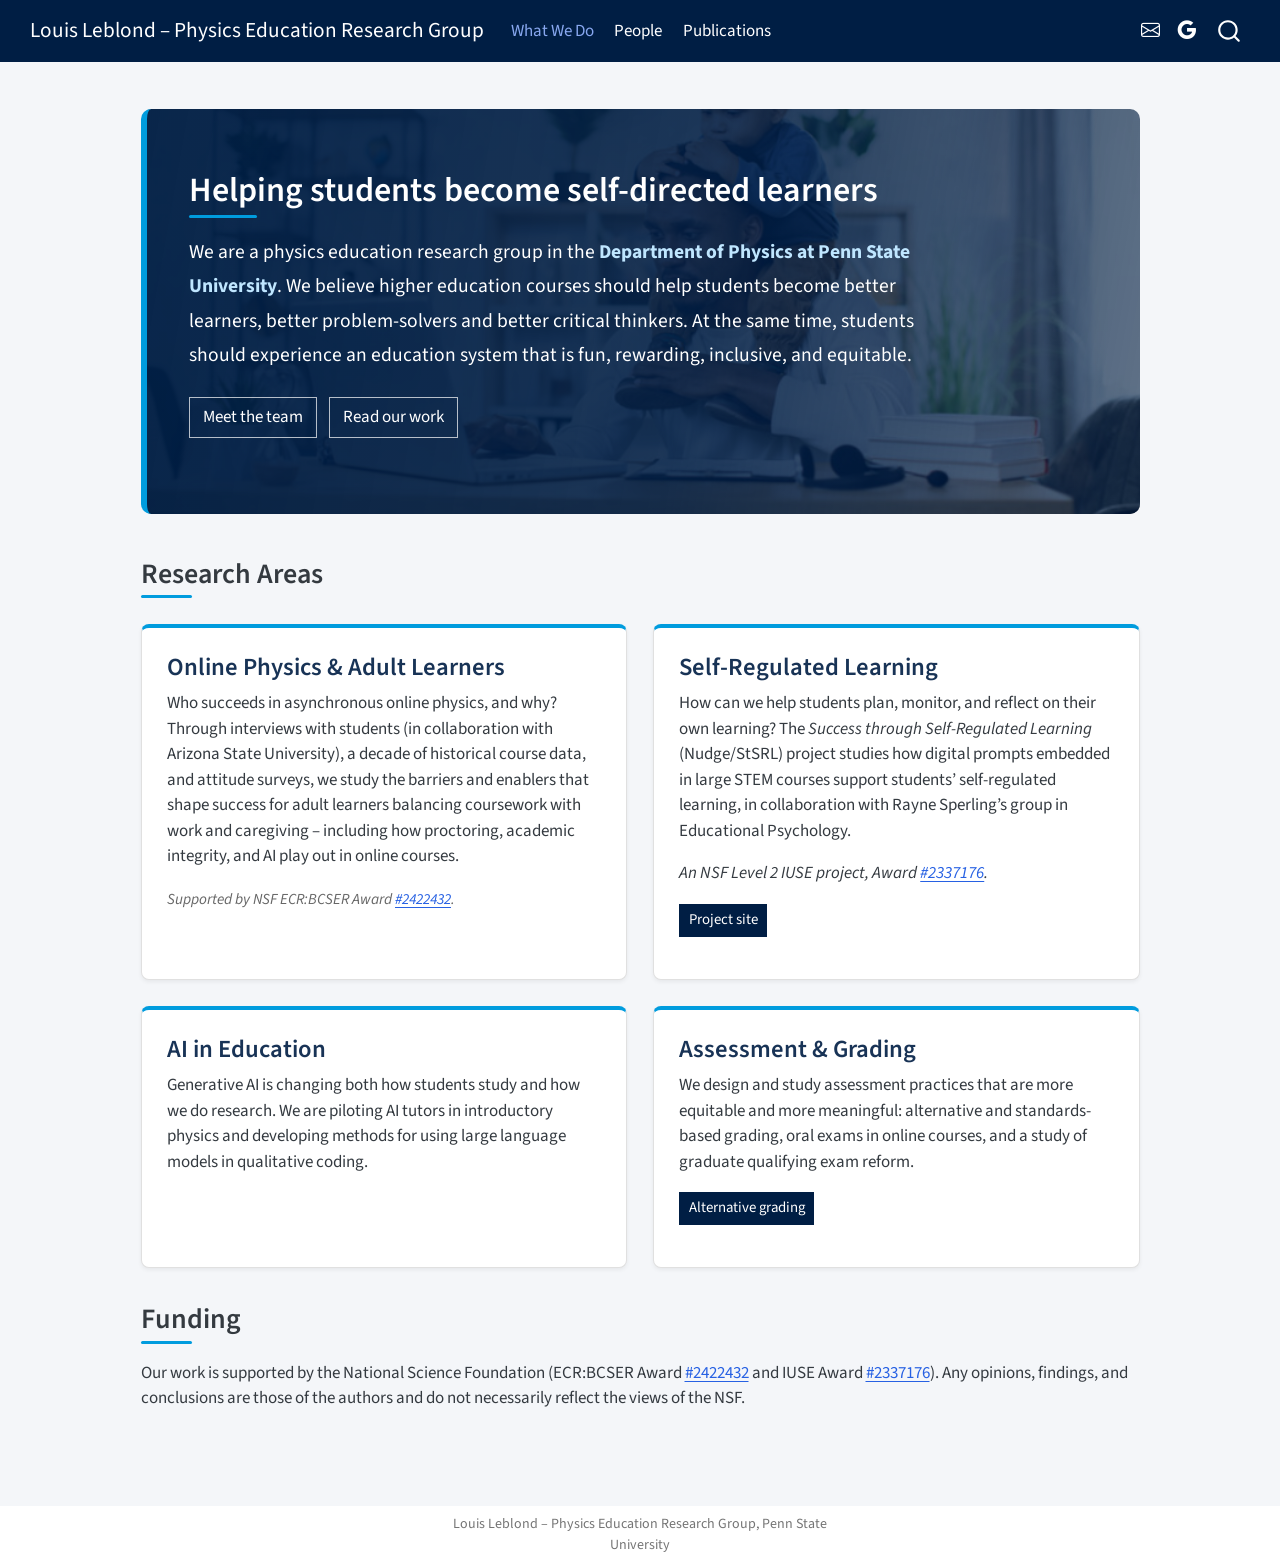
<file: index.html>
<!DOCTYPE html>
<html xmlns="http://www.w3.org/1999/xhtml" lang="en" xml:lang="en"><head>

<meta charset="utf-8">
<meta name="generator" content="quarto-1.10.18">

<meta name="viewport" content="width=device-width, initial-scale=1.0, user-scalable=yes">


<title>Louis Leblond – Physics Education Research Group</title>
<style>
/* Default styles provided by pandoc.
** See https://pandoc.org/MANUAL.html#variables-for-html for config info.
*/
span.smallcaps{font-variant: small-caps;}
div.columns{display: flex; gap: 1.5em;}
div.column{flex: auto;}
@media screen {
div.columns{gap: min(4vw, 1.5em);}
div.column{overflow-x: auto;}
}
div.hanging-indent{margin-left: 1.5em; text-indent: -1.5em;}
ul.task-list{list-style: none;}
ul.task-list li input[type="checkbox"] {
  width: 0.8em;
  margin: 0 0.8em 0.2em -1em; /* quarto-specific, see https://github.com/quarto-dev/quarto-cli/issues/4556 */ 
  vertical-align: middle;
}
</style>


<script src="site_libs/quarto-nav/quarto-nav.js"></script>
<script src="site_libs/quarto-nav/headroom.min.js"></script>
<script src="site_libs/clipboard/clipboard.min.js"></script>
<script src="site_libs/quarto-search/autocomplete.umd.js"></script>
<script src="site_libs/quarto-search/fuse.min.js"></script>
<script src="site_libs/quarto-search/quarto-search.js"></script>
<meta name="quarto:offset" content="./">
<script src="site_libs/quarto-html/quarto.js" type="module"></script>
<script src="site_libs/quarto-html/tabsets/tabsets.js" type="module"></script>
<script src="site_libs/quarto-html/popper.min.js"></script>
<script src="site_libs/quarto-html/tippy.umd.min.js"></script>
<script src="site_libs/quarto-html/anchor.min.js"></script>
<link href="site_libs/quarto-html/tippy.css" rel="stylesheet">
<link href="site_libs/quarto-html/quarto-syntax-highlighting-64a204ab8560d761af7679ceaba22944.css" rel="stylesheet" id="quarto-text-highlighting-styles">
<script src="site_libs/bootstrap/bootstrap.min.js"></script>
<link href="site_libs/bootstrap/bootstrap-icons.css" rel="stylesheet">
<link href="site_libs/bootstrap/bootstrap-9cacc91aab45be617caed6954965104a.min.css" rel="stylesheet" append-hash="true" id="quarto-bootstrap" data-mode="light">
<script id="quarto-search-options" type="application/json">{
  "location": "navbar",
  "copy-button": false,
  "collapse-after": 3,
  "panel-placement": "end",
  "type": "overlay",
  "limit": 50,
  "keyboard-shortcut": [
    "f",
    "/",
    "s"
  ],
  "show-item-context": false,
  "language": {
    "search-no-results-text": "No results",
    "search-matching-documents-text": "matching documents",
    "search-copy-link-title": "Copy link to search",
    "search-hide-matches-text": "Hide additional matches",
    "search-more-match-text": "more match in this document",
    "search-more-matches-text": "more matches in this document",
    "search-clear-button-title": "Clear",
    "search-text-placeholder": "",
    "search-detached-cancel-button-title": "Cancel",
    "search-submit-button-title": "Submit",
    "search-label": "Search"
  }
}</script>


<link rel="stylesheet" href="styles.css">
</head>

<body class="nav-fixed fullcontent quarto-light">

<div id="quarto-search-results"></div>
  <header id="quarto-header" class="headroom fixed-top">
    <nav class="navbar navbar-expand-lg " data-bs-theme="dark">
      <div class="navbar-container container-fluid">
      <div class="navbar-brand-container mx-auto">
    <a class="navbar-brand" href="./index.html">
    <span class="navbar-title">Louis Leblond – Physics Education Research Group</span>
    </a>
  </div>
            <div id="quarto-search" class="" title="Search"></div>
          <button class="navbar-toggler" type="button" data-bs-toggle="collapse" data-bs-target="#navbarCollapse" aria-controls="navbarCollapse" role="menu" aria-expanded="false" aria-label="Toggle navigation" onclick="if (window.quartoToggleHeadroom) { window.quartoToggleHeadroom(); }">
  <span class="navbar-toggler-icon"></span>
</button>
          <div class="collapse navbar-collapse" id="navbarCollapse">
            <ul class="navbar-nav navbar-nav-scroll me-auto">
  <li class="nav-item">
    <a class="nav-link active" href="./index.html" aria-current="page"> 
<span class="menu-text">What We Do</span></a>
  </li>  
  <li class="nav-item">
    <a class="nav-link" href="./people.html"> 
<span class="menu-text">People</span></a>
  </li>  
  <li class="nav-item">
    <a class="nav-link" href="./publications.html"> 
<span class="menu-text">Publications</span></a>
  </li>  
</ul>
            <ul class="navbar-nav navbar-nav-scroll ms-auto">
  <li class="nav-item compact">
    <a class="nav-link" href="mailto:lul29@psu.edu"> <i class="bi bi-envelope" role="img" aria-label="Email">
</i> 
<span class="menu-text"></span></a>
  </li>  
  <li class="nav-item compact">
    <a class="nav-link" href="https://scholar.google.com/citations?hl=en&amp;user=bIXsdYYAAAAJ&amp;view_op=list_works&amp;sortby=pubdate"> <i class="bi bi-google" role="img" aria-label="Google Scholar">
</i> 
<span class="menu-text"></span></a>
  </li>  
</ul>
          </div> <!-- /navcollapse -->
            <div class="quarto-navbar-tools">
</div>
      </div> <!-- /container-fluid -->
    </nav>
</header>
<!-- content -->
<div id="quarto-content" class="quarto-container page-columns page-rows-contents page-layout-article page-navbar">
<!-- sidebar -->
<!-- margin-sidebar -->
    
<!-- main -->
<main class="content" id="quarto-document-content"><header id="title-block-header" class="quarto-title-block"></header>




<section id="helping-students-become-self-directed-learners" class="level2 hero-section">
<h2 class="anchored" data-anchor-id="helping-students-become-self-directed-learners">Helping students become self-directed learners</h2>
<p>We are a physics education research group in the <strong>Department of Physics at Penn State University</strong>. We believe higher education courses should help students become better learners, better problem-solvers and better critical thinkers. At the same time, students should experience an education system that is fun, rewarding, inclusive, and equitable.</p>
<p><a href="./people.html" class="btn hero-btn">Meet the team</a> <a href="./publications.html" class="btn hero-btn">Read our work</a></p>
</section>
<section id="research-areas" class="level2">
<h2 class="anchored" data-anchor-id="research-areas">Research Areas</h2>
<div class="card-grid">
<section id="online-physics-adult-learners" class="level3 card">
<h3 class="anchored" data-anchor-id="online-physics-adult-learners">Online Physics &amp; Adult Learners</h3>
<p>Who succeeds in asynchronous online physics, and why? Through interviews with students (in collaboration with Arizona State University), a decade of historical course data, and attitude surveys, we study the barriers and enablers that shape success for adult learners balancing coursework with work and caregiving – including how proctoring, academic integrity, and AI play out in online courses.</p>
<p><em>Supported by NSF ECR:BCSER Award <a href="https://www.nsf.gov/awardsearch/show-award/?AWD_ID=2422432">#2422432</a>.</em></p>
</section>
<section id="self-regulated-learning" class="level3 card">
<h3 class="anchored" data-anchor-id="self-regulated-learning">Self-Regulated Learning</h3>
<p>How can we help students plan, monitor, and reflect on their own learning? The <em>Success through Self-Regulated Learning</em> (Nudge/StSRL) project studies how digital prompts embedded in large STEM courses support students’ self-regulated learning, in collaboration with Rayne Sperling’s group in Educational Psychology.</p>
<p><em>An NSF Level 2 IUSE project, Award <a href="https://www.nsf.gov/awardsearch/show-award/?AWD_ID=2337176">#2337176</a>.</em></p>
<p><a href="https://sites.psu.edu/stsrl/" class="btn btn-primary btn-sm">Project site</a></p>
</section>
<section id="ai-in-education" class="level3 card">
<h3 class="anchored" data-anchor-id="ai-in-education">AI in Education</h3>
<p>Generative AI is changing both how students study and how we do research. We are piloting AI tutors in introductory physics and developing methods for using large language models in qualitative coding.</p>
</section>
<section id="assessment-grading" class="level3 card">
<h3 class="anchored" data-anchor-id="assessment-grading">Assessment &amp; Grading</h3>
<p>We design and study assessment practices that are more equitable and more meaningful: alternative and standards-based grading, oral exams in online courses, and a study of graduate qualifying exam reform.</p>
<p><a href="https://sites.psu.edu/grade" class="btn btn-primary btn-sm">Alternative grading</a></p>
</section>
</div>
</section>
<section id="funding" class="level2">
<h2 class="anchored" data-anchor-id="funding">Funding</h2>
<p>Our work is supported by the National Science Foundation (ECR:BCSER Award <a href="https://www.nsf.gov/awardsearch/show-award/?AWD_ID=2422432">#2422432</a> and IUSE Award <a href="https://www.nsf.gov/awardsearch/show-award/?AWD_ID=2337176">#2337176</a>). Any opinions, findings, and conclusions are those of the authors and do not necessarily reflect the views of the NSF.</p>


</section>

</main> <!-- /main -->
<script id="quarto-html-after-body" type="application/javascript">
  window.document.addEventListener("DOMContentLoaded", function (event) {
    const icon = "";
    const anchorJS = new window.AnchorJS();
    anchorJS.options = {
      placement: 'right',
      icon: icon
    };
    anchorJS.add('.anchored');
    const isCodeAnnotation = (el) => {
      for (const clz of el.classList) {
        if (clz.startsWith('code-annotation-')) {                     
          return true;
        }
      }
      return false;
    }
    const onCopySuccess = function(e) {
      // button target
      const button = e.trigger;
      // don't keep focus
      button.blur();
      // flash "checked"
      button.classList.add('code-copy-button-checked');
      var currentTitle = button.getAttribute("title");
      button.setAttribute("title", "Copied!");
      let tooltip;
      if (window.bootstrap) {
        button.setAttribute("data-bs-toggle", "tooltip");
        button.setAttribute("data-bs-placement", "left");
        button.setAttribute("data-bs-title", "Copied!");
        tooltip = new bootstrap.Tooltip(button, 
          { trigger: "manual", 
            customClass: "code-copy-button-tooltip",
            offset: [0, -8]});
        tooltip.show();    
      }
      setTimeout(function() {
        if (tooltip) {
          tooltip.hide();
          button.removeAttribute("data-bs-title");
          button.removeAttribute("data-bs-toggle");
          button.removeAttribute("data-bs-placement");
        }
        button.setAttribute("title", currentTitle);
        button.classList.remove('code-copy-button-checked');
      }, 1000);
      // clear code selection
      e.clearSelection();
    }
    const getTextToCopy = function(trigger) {
      const outerScaffold = trigger.parentElement.cloneNode(true);
      const codeEl = outerScaffold.querySelector('code');
      for (const childEl of codeEl.children) {
        if (isCodeAnnotation(childEl)) {
          childEl.remove();
        }
      }
      return codeEl.innerText;
    }
    const clipboard = new window.ClipboardJS('.code-copy-button:not([data-in-quarto-modal])', {
      text: getTextToCopy
    });
    clipboard.on('success', onCopySuccess);
    if (window.document.getElementById('quarto-embedded-source-code-modal')) {
      const clipboardModal = new window.ClipboardJS('.code-copy-button[data-in-quarto-modal]', {
        text: getTextToCopy,
        container: window.document.getElementById('quarto-embedded-source-code-modal')
      });
      clipboardModal.on('success', onCopySuccess);
    }
      var localhostRegex = new RegExp(/^(?:http|https):\/\/localhost\:?[0-9]*\//);
      var mailtoRegex = new RegExp(/^mailto:/);
        var filterRegex = new RegExp("https:\/\/louisleblond\.github\.io\/");
      var isInternal = (href) => {
          return filterRegex.test(href) || localhostRegex.test(href) || mailtoRegex.test(href);
      }
      // Inspect non-navigation links and adorn them if external
     var links = window.document.querySelectorAll('a[href]:not(.nav-link):not(.navbar-brand):not(.toc-action):not(.sidebar-link):not(.sidebar-item-toggle):not(.pagination-link):not(.no-external):not([aria-hidden]):not(.dropdown-item):not(.quarto-navigation-tool):not(.about-link)');
      for (var i=0; i<links.length; i++) {
        const link = links[i];
        if (!isInternal(link.href)) {
          // undo the damage that might have been done by quarto-nav.js in the case of
          // links that we want to consider external
          if (link.dataset.originalHref !== undefined) {
            link.href = link.dataset.originalHref;
          }
        }
      }
    function tippyHover(el, contentFn, onTriggerFn, onUntriggerFn) {
      const config = {
        allowHTML: true,
        maxWidth: 500,
        delay: 100,
        arrow: false,
        appendTo: function(el) {
            return el.parentElement;
        },
        interactive: true,
        interactiveBorder: 10,
        theme: 'quarto',
        placement: 'bottom-start',
      };
      if (contentFn) {
        config.content = contentFn;
      }
      if (onTriggerFn) {
        config.onTrigger = onTriggerFn;
      }
      if (onUntriggerFn) {
        config.onUntrigger = onUntriggerFn;
      }
      window.tippy(el, config); 
    }
    const noterefs = window.document.querySelectorAll('a[role="doc-noteref"]');
    for (var i=0; i<noterefs.length; i++) {
      const ref = noterefs[i];
      tippyHover(ref, function() {
        // use id or data attribute instead here
        let href = ref.getAttribute('data-footnote-href') || ref.getAttribute('href');
        try { href = new URL(href).hash; } catch {}
        const id = href.replace(/^#\/?/, "");
        const note = window.document.getElementById(id);
        if (note) {
          return note.innerHTML;
        } else {
          return "";
        }
      });
    }
    const xrefs = window.document.querySelectorAll('a.quarto-xref');
    const processXRef = (id, note) => {
      // Strip column container classes
      const stripColumnClz = (el) => {
        el.classList.remove("page-full", "page-columns");
        if (el.children) {
          for (const child of el.children) {
            stripColumnClz(child);
          }
        }
      }
      stripColumnClz(note)
      if (id === null || id.startsWith('sec-')) {
        // Special case sections, only their first couple elements
        const container = document.createElement("div");
        if (note.children && note.children.length > 2) {
          container.appendChild(note.children[0].cloneNode(true));
          for (let i = 1; i < note.children.length; i++) {
            const child = note.children[i];
            if (child.tagName === "P" && child.innerText === "") {
              continue;
            } else {
              container.appendChild(child.cloneNode(true));
              break;
            }
          }
          if (window.Quarto?.typesetMath) {
            window.Quarto.typesetMath(container);
          }
          return container.innerHTML
        } else {
          if (window.Quarto?.typesetMath) {
            window.Quarto.typesetMath(note);
          }
          return note.innerHTML;
        }
      } else {
        // Remove any anchor links if they are present
        const anchorLink = note.querySelector('a.anchorjs-link');
        if (anchorLink) {
          anchorLink.remove();
        }
        if (window.Quarto?.typesetMath) {
          window.Quarto.typesetMath(note);
        }
        if (note.classList.contains("callout")) {
          return note.outerHTML;
        } else {
          return note.innerHTML;
        }
      }
    }
    for (var i=0; i<xrefs.length; i++) {
      const xref = xrefs[i];
      tippyHover(xref, undefined, function(instance) {
        instance.disable();
        let url = xref.getAttribute('href');
        let hash = undefined; 
        if (url.startsWith('#')) {
          hash = url;
        } else {
          try { hash = new URL(url).hash; } catch {}
        }
        if (hash) {
          const id = hash.replace(/^#\/?/, "");
          const note = window.document.getElementById(id);
          if (note !== null) {
            try {
              const html = processXRef(id, note.cloneNode(true));
              instance.setContent(html);
            } finally {
              instance.enable();
              instance.show();
            }
          } else {
            // See if we can fetch this
            fetch(url.split('#')[0])
            .then(res => res.text())
            .then(html => {
              const parser = new DOMParser();
              const htmlDoc = parser.parseFromString(html, "text/html");
              const note = htmlDoc.getElementById(id);
              if (note !== null) {
                const html = processXRef(id, note);
                instance.setContent(html);
              } 
            }).finally(() => {
              instance.enable();
              instance.show();
            });
          }
        } else {
          // See if we can fetch a full url (with no hash to target)
          // This is a special case and we should probably do some content thinning / targeting
          fetch(url)
          .then(res => res.text())
          .then(html => {
            const parser = new DOMParser();
            const htmlDoc = parser.parseFromString(html, "text/html");
            const note = htmlDoc.querySelector('main.content');
            if (note !== null) {
              // This should only happen for chapter cross references
              // (since there is no id in the URL)
              // remove the first header
              if (note.children.length > 0 && note.children[0].tagName === "HEADER") {
                note.children[0].remove();
              }
              const html = processXRef(null, note);
              instance.setContent(html);
            } 
          }).finally(() => {
            instance.enable();
            instance.show();
          });
        }
      }, function(instance) {
      });
    }
        let selectedAnnoteEl;
        const selectorForAnnotation = ( cell, annotation) => {
          let cellAttr = 'data-code-cell="' + cell + '"';
          let lineAttr = 'data-code-annotation="' +  annotation + '"';
          const selector = 'span[' + cellAttr + '][' + lineAttr + ']';
          return selector;
        }
        const selectCodeLines = (annoteEl) => {
          const doc = window.document;
          const targetCell = annoteEl.getAttribute("data-target-cell");
          const targetAnnotation = annoteEl.getAttribute("data-target-annotation");
          const annoteSpan = window.document.querySelector(selectorForAnnotation(targetCell, targetAnnotation));
          const lines = annoteSpan.getAttribute("data-code-lines").split(",");
          const lineIds = lines.map((line) => {
            return targetCell + "-" + line;
          })
          let top = null;
          let height = null;
          let parent = null;
          if (lineIds.length > 0) {
              //compute the position of the single el (top and bottom and make a div)
              const el = window.document.getElementById(lineIds[0]);
              top = el.offsetTop;
              height = el.offsetHeight;
              parent = el.parentElement.parentElement;
            if (lineIds.length > 1) {
              const lastEl = window.document.getElementById(lineIds[lineIds.length - 1]);
              const bottom = lastEl.offsetTop + lastEl.offsetHeight;
              height = bottom - top;
            }
            if (top !== null && height !== null && parent !== null) {
              // cook up a div (if necessary) and position it 
              let div = window.document.getElementById("code-annotation-line-highlight");
              if (div === null) {
                div = window.document.createElement("div");
                div.setAttribute("id", "code-annotation-line-highlight");
                div.style.position = 'absolute';
                parent.appendChild(div);
              }
              div.style.top = top - 2 + "px";
              div.style.height = height + 4 + "px";
              div.style.left = 0;
              let gutterDiv = window.document.getElementById("code-annotation-line-highlight-gutter");
              if (gutterDiv === null) {
                gutterDiv = window.document.createElement("div");
                gutterDiv.setAttribute("id", "code-annotation-line-highlight-gutter");
                gutterDiv.style.position = 'absolute';
                const codeCell = window.document.getElementById(targetCell);
                const gutter = codeCell.querySelector('.code-annotation-gutter');
                gutter.appendChild(gutterDiv);
              }
              gutterDiv.style.top = top - 2 + "px";
              gutterDiv.style.height = height + 4 + "px";
            }
            selectedAnnoteEl = annoteEl;
          }
        };
        const unselectCodeLines = () => {
          const elementsIds = ["code-annotation-line-highlight", "code-annotation-line-highlight-gutter"];
          elementsIds.forEach((elId) => {
            const div = window.document.getElementById(elId);
            if (div) {
              div.remove();
            }
          });
          selectedAnnoteEl = undefined;
        };
          // Handle positioning of the toggle
      window.addEventListener(
        "resize",
        throttle(() => {
          elRect = undefined;
          if (selectedAnnoteEl) {
            selectCodeLines(selectedAnnoteEl);
          }
        }, 10)
      );
      function throttle(fn, ms) {
      let throttle = false;
      let timer;
        return (...args) => {
          if(!throttle) { // first call gets through
              fn.apply(this, args);
              throttle = true;
          } else { // all the others get throttled
              if(timer) clearTimeout(timer); // cancel #2
              timer = setTimeout(() => {
                fn.apply(this, args);
                timer = throttle = false;
              }, ms);
          }
        };
      }
        // Attach click handler to the DT
        const annoteDls = window.document.querySelectorAll('dt[data-target-cell]');
        for (const annoteDlNode of annoteDls) {
          annoteDlNode.addEventListener('click', (event) => {
            const clickedEl = event.target;
            if (clickedEl !== selectedAnnoteEl) {
              unselectCodeLines();
              const activeEl = window.document.querySelector('dt[data-target-cell].code-annotation-active');
              if (activeEl) {
                activeEl.classList.remove('code-annotation-active');
              }
              selectCodeLines(clickedEl);
              clickedEl.classList.add('code-annotation-active');
            } else {
              // Unselect the line
              unselectCodeLines();
              clickedEl.classList.remove('code-annotation-active');
            }
          });
        }
    const findCites = (el) => {
      const parentEl = el.parentElement;
      if (parentEl) {
        const cites = parentEl.dataset.cites;
        if (cites) {
          return {
            el,
            cites: cites.split(' ')
          };
        } else {
          return findCites(el.parentElement)
        }
      } else {
        return undefined;
      }
    };
    var bibliorefs = window.document.querySelectorAll('a[role="doc-biblioref"]');
    for (var i=0; i<bibliorefs.length; i++) {
      const ref = bibliorefs[i];
      const citeInfo = findCites(ref);
      if (citeInfo) {
        tippyHover(citeInfo.el, function() {
          var popup = window.document.createElement('div');
          citeInfo.cites.forEach(function(cite) {
            var citeDiv = window.document.createElement('div');
            citeDiv.classList.add('hanging-indent');
            citeDiv.classList.add('csl-entry');
            var biblioDiv = window.document.getElementById('ref-' + cite);
            if (biblioDiv) {
              citeDiv.innerHTML = biblioDiv.innerHTML;
            }
            popup.appendChild(citeDiv);
          });
          return popup.innerHTML;
        });
      }
    }
  });
  </script>
</div> <!-- /content -->
<footer class="footer">
  <div class="nav-footer">
    <div class="nav-footer-left">
      &nbsp;
    </div>   
    <div class="nav-footer-center">
<p>Louis Leblond – Physics Education Research Group, Penn State University</p>
</div>
    <div class="nav-footer-right">
      &nbsp;
    </div>
  </div>
</footer>




</body></html>
</file>
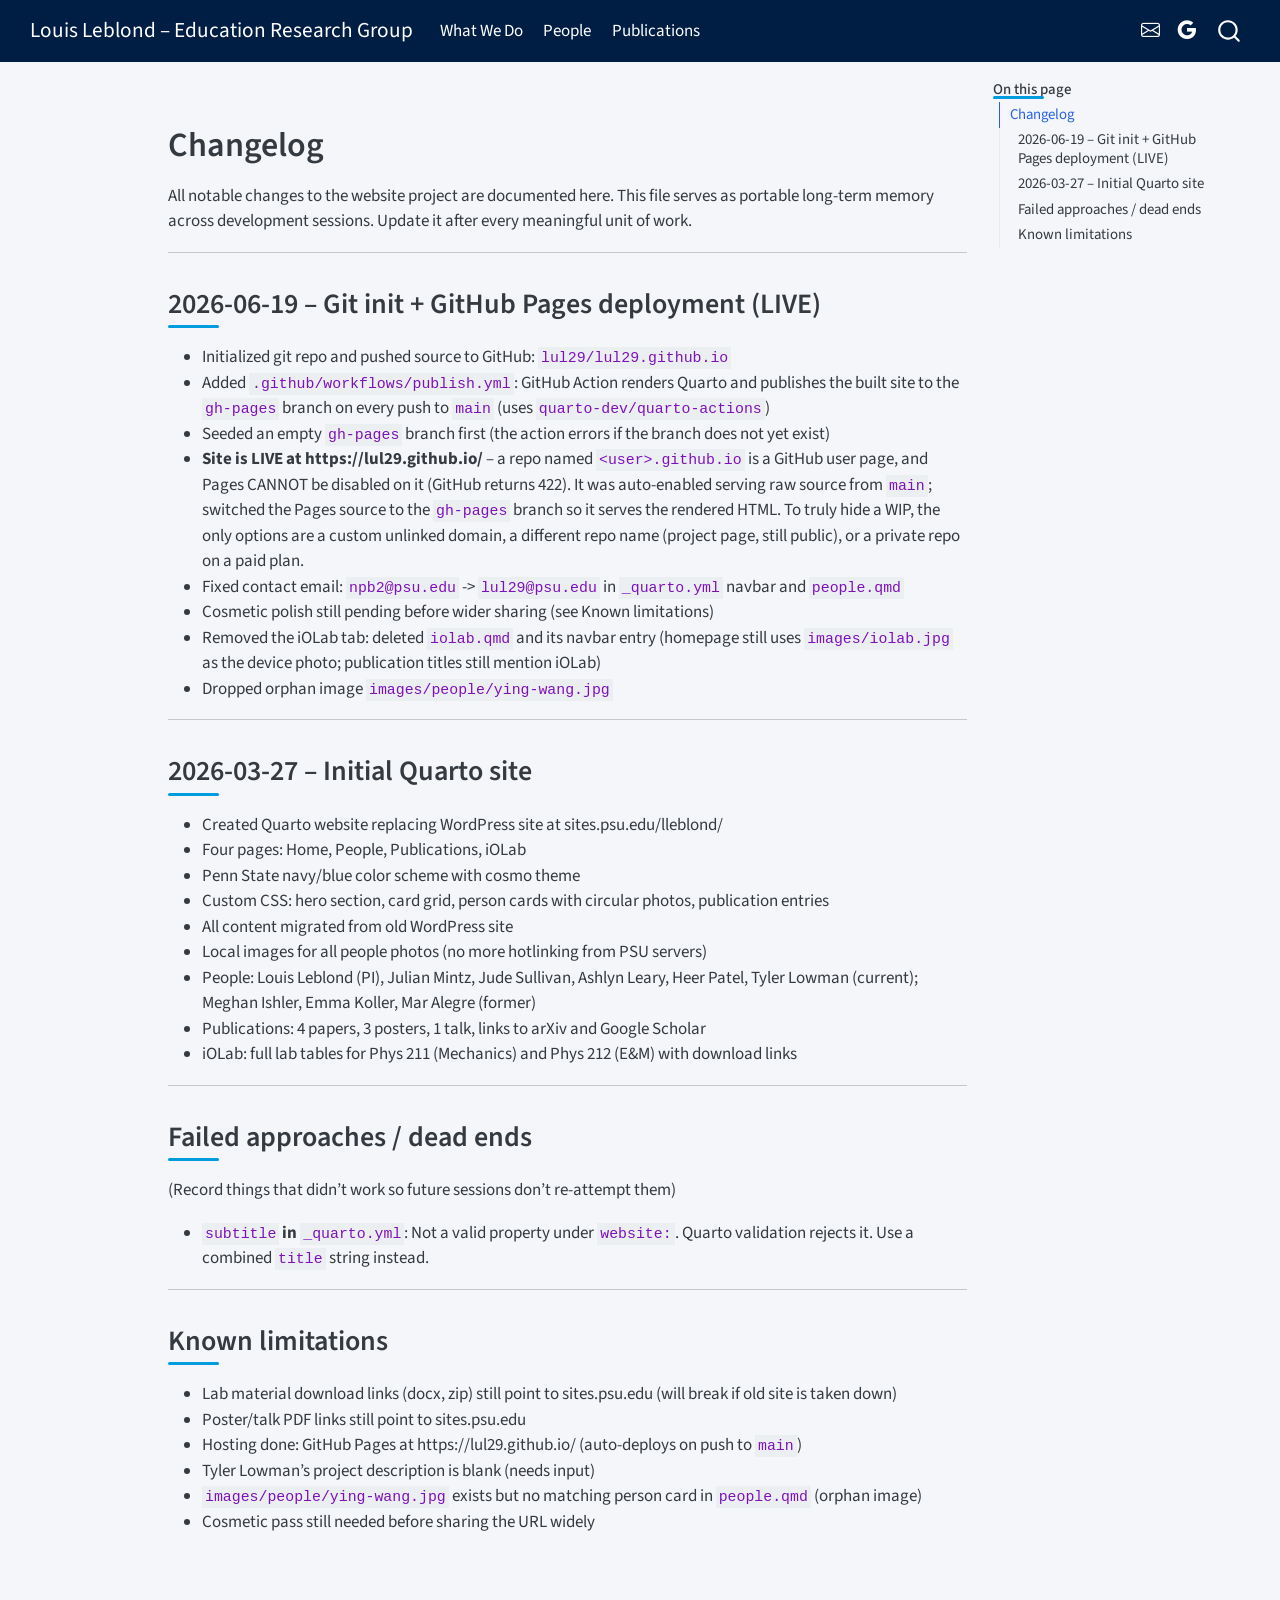
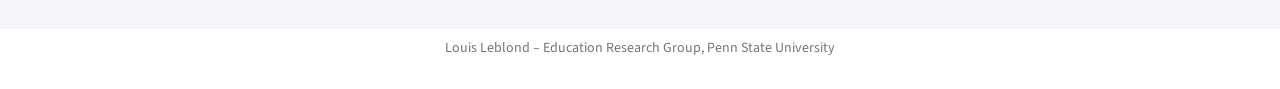
<file: CHANGELOG.html>
<!DOCTYPE html>
<html xmlns="http://www.w3.org/1999/xhtml" lang="en" xml:lang="en"><head>

<meta charset="utf-8">
<meta name="generator" content="quarto-1.9.38">

<meta name="viewport" content="width=device-width, initial-scale=1.0, user-scalable=yes">


<title>changelog – Louis Leblond -- Education Research Group</title>
<style>
/* Default styles provided by pandoc.
** See https://pandoc.org/MANUAL.html#variables-for-html for config info.
*/
code{white-space: pre-wrap;}
span.smallcaps{font-variant: small-caps;}
div.columns{display: flex; gap: min(4vw, 1.5em);}
div.column{flex: auto; overflow-x: auto;}
div.hanging-indent{margin-left: 1.5em; text-indent: -1.5em;}
ul.task-list{list-style: none;}
ul.task-list li input[type="checkbox"] {
  width: 0.8em;
  margin: 0 0.8em 0.2em -1em; /* quarto-specific, see https://github.com/quarto-dev/quarto-cli/issues/4556 */ 
  vertical-align: middle;
}
</style>


<script src="site_libs/quarto-nav/quarto-nav.js"></script>
<script src="site_libs/quarto-nav/headroom.min.js"></script>
<script src="site_libs/clipboard/clipboard.min.js"></script>
<script src="site_libs/quarto-search/autocomplete.umd.js"></script>
<script src="site_libs/quarto-search/fuse.min.js"></script>
<script src="site_libs/quarto-search/quarto-search.js"></script>
<meta name="quarto:offset" content="./">
<script src="site_libs/quarto-html/quarto.js" type="module"></script>
<script src="site_libs/quarto-html/tabsets/tabsets.js" type="module"></script>
<script src="site_libs/quarto-html/popper.min.js"></script>
<script src="site_libs/quarto-html/tippy.umd.min.js"></script>
<script src="site_libs/quarto-html/anchor.min.js"></script>
<link href="site_libs/quarto-html/tippy.css" rel="stylesheet">
<link href="site_libs/quarto-html/quarto-syntax-highlighting-15634bcf2e68342d4ad2dfa704d543f6.css" rel="stylesheet" id="quarto-text-highlighting-styles">
<script src="site_libs/bootstrap/bootstrap.min.js"></script>
<link href="site_libs/bootstrap/bootstrap-icons.css" rel="stylesheet">
<link href="site_libs/bootstrap/bootstrap-d81e7e5f233e71a099a25832605e0fca.min.css" rel="stylesheet" append-hash="true" id="quarto-bootstrap" data-mode="light">
<script id="quarto-search-options" type="application/json">{
  "location": "navbar",
  "copy-button": false,
  "collapse-after": 3,
  "panel-placement": "end",
  "type": "overlay",
  "limit": 50,
  "keyboard-shortcut": [
    "f",
    "/",
    "s"
  ],
  "show-item-context": false,
  "language": {
    "search-no-results-text": "No results",
    "search-matching-documents-text": "matching documents",
    "search-copy-link-title": "Copy link to search",
    "search-hide-matches-text": "Hide additional matches",
    "search-more-match-text": "more match in this document",
    "search-more-matches-text": "more matches in this document",
    "search-clear-button-title": "Clear",
    "search-text-placeholder": "",
    "search-detached-cancel-button-title": "Cancel",
    "search-submit-button-title": "Submit",
    "search-label": "Search"
  }
}</script>


<link rel="stylesheet" href="styles.css">
</head>

<body class="nav-fixed quarto-light">

<div id="quarto-search-results"></div>
  <header id="quarto-header" class="headroom fixed-top">
    <nav class="navbar navbar-expand-lg " data-bs-theme="dark">
      <div class="navbar-container container-fluid">
      <div class="navbar-brand-container mx-auto">
    <a class="navbar-brand" href="./index.html">
    <span class="navbar-title">Louis Leblond – Education Research Group</span>
    </a>
  </div>
            <div id="quarto-search" class="" title="Search"></div>
          <button class="navbar-toggler" type="button" data-bs-toggle="collapse" data-bs-target="#navbarCollapse" aria-controls="navbarCollapse" role="menu" aria-expanded="false" aria-label="Toggle navigation" onclick="if (window.quartoToggleHeadroom) { window.quartoToggleHeadroom(); }">
  <span class="navbar-toggler-icon"></span>
</button>
          <div class="collapse navbar-collapse" id="navbarCollapse">
            <ul class="navbar-nav navbar-nav-scroll me-auto">
  <li class="nav-item">
    <a class="nav-link" href="./index.html"> 
<span class="menu-text">What We Do</span></a>
  </li>  
  <li class="nav-item">
    <a class="nav-link" href="./people.html"> 
<span class="menu-text">People</span></a>
  </li>  
  <li class="nav-item">
    <a class="nav-link" href="./publications.html"> 
<span class="menu-text">Publications</span></a>
  </li>  
</ul>
            <ul class="navbar-nav navbar-nav-scroll ms-auto">
  <li class="nav-item compact">
    <a class="nav-link" href="mailto:lul29@psu.edu"> <i class="bi bi-envelope" role="img" aria-label="Email">
</i> 
<span class="menu-text"></span></a>
  </li>  
  <li class="nav-item compact">
    <a class="nav-link" href="https://scholar.google.com/citations?user=bIXsdYYAAAAJ&amp;hl=en&amp;oi=ao"> <i class="bi bi-google" role="img" aria-label="Google Scholar">
</i> 
<span class="menu-text"></span></a>
  </li>  
</ul>
          </div> <!-- /navcollapse -->
            <div class="quarto-navbar-tools">
</div>
      </div> <!-- /container-fluid -->
    </nav>
</header>
<!-- content -->
<div id="quarto-content" class="quarto-container page-columns page-rows-contents page-layout-article page-navbar">
<!-- sidebar -->
<!-- margin-sidebar -->
    <div id="quarto-margin-sidebar" class="sidebar margin-sidebar">
        <nav id="TOC" role="doc-toc" class="toc-active">
    <h2 id="toc-title">On this page</h2>
   
  <ul>
  <li><a href="#changelog" id="toc-changelog" class="nav-link active" data-scroll-target="#changelog">Changelog</a>
  <ul class="collapse">
  <li><a href="#git-init-github-pages-deployment-live" id="toc-git-init-github-pages-deployment-live" class="nav-link" data-scroll-target="#git-init-github-pages-deployment-live">2026-06-19 – Git init + GitHub Pages deployment (LIVE)</a></li>
  <li><a href="#initial-quarto-site" id="toc-initial-quarto-site" class="nav-link" data-scroll-target="#initial-quarto-site">2026-03-27 – Initial Quarto site</a></li>
  <li><a href="#failed-approaches-dead-ends" id="toc-failed-approaches-dead-ends" class="nav-link" data-scroll-target="#failed-approaches-dead-ends">Failed approaches / dead ends</a></li>
  <li><a href="#known-limitations" id="toc-known-limitations" class="nav-link" data-scroll-target="#known-limitations">Known limitations</a></li>
  </ul></li>
  </ul>
</nav>
    </div>
<!-- main -->
<main class="content" id="quarto-document-content"><header id="title-block-header" class="quarto-title-block"></header>




<section id="changelog" class="level1">
<h1>Changelog</h1>
<p>All notable changes to the website project are documented here. This file serves as portable long-term memory across development sessions. Update it after every meaningful unit of work.</p>
<hr>
<section id="git-init-github-pages-deployment-live" class="level2">
<h2 class="anchored" data-anchor-id="git-init-github-pages-deployment-live">2026-06-19 – Git init + GitHub Pages deployment (LIVE)</h2>
<ul>
<li>Initialized git repo and pushed source to GitHub: <code>lul29/lul29.github.io</code></li>
<li>Added <code>.github/workflows/publish.yml</code>: GitHub Action renders Quarto and publishes the built site to the <code>gh-pages</code> branch on every push to <code>main</code> (uses <code>quarto-dev/quarto-actions</code>)</li>
<li>Seeded an empty <code>gh-pages</code> branch first (the action errors if the branch does not yet exist)</li>
<li><strong>Site is LIVE at https://lul29.github.io/</strong> – a repo named <code>&lt;user&gt;.github.io</code> is a GitHub user page, and Pages CANNOT be disabled on it (GitHub returns 422). It was auto-enabled serving raw source from <code>main</code>; switched the Pages source to the <code>gh-pages</code> branch so it serves the rendered HTML. To truly hide a WIP, the only options are a custom unlinked domain, a different repo name (project page, still public), or a private repo on a paid plan.</li>
<li>Fixed contact email: <code>npb2@psu.edu</code> -&gt; <code>lul29@psu.edu</code> in <code>_quarto.yml</code> navbar and <code>people.qmd</code></li>
<li>Cosmetic polish still pending before wider sharing (see Known limitations)</li>
<li>Removed the iOLab tab: deleted <code>iolab.qmd</code> and its navbar entry (homepage still uses <code>images/iolab.jpg</code> as the device photo; publication titles still mention iOLab)</li>
<li>Dropped orphan image <code>images/people/ying-wang.jpg</code></li>
</ul>
<hr>
</section>
<section id="initial-quarto-site" class="level2">
<h2 class="anchored" data-anchor-id="initial-quarto-site">2026-03-27 – Initial Quarto site</h2>
<ul>
<li>Created Quarto website replacing WordPress site at sites.psu.edu/lleblond/</li>
<li>Four pages: Home, People, Publications, iOLab</li>
<li>Penn State navy/blue color scheme with cosmo theme</li>
<li>Custom CSS: hero section, card grid, person cards with circular photos, publication entries</li>
<li>All content migrated from old WordPress site</li>
<li>Local images for all people photos (no more hotlinking from PSU servers)</li>
<li>People: Louis Leblond (PI), Julian Mintz, Jude Sullivan, Ashlyn Leary, Heer Patel, Tyler Lowman (current); Meghan Ishler, Emma Koller, Mar Alegre (former)</li>
<li>Publications: 4 papers, 3 posters, 1 talk, links to arXiv and Google Scholar</li>
<li>iOLab: full lab tables for Phys 211 (Mechanics) and Phys 212 (E&amp;M) with download links</li>
</ul>
<hr>
</section>
<section id="failed-approaches-dead-ends" class="level2">
<h2 class="anchored" data-anchor-id="failed-approaches-dead-ends">Failed approaches / dead ends</h2>
<p>(Record things that didn’t work so future sessions don’t re-attempt them)</p>
<ul>
<li><strong><code>subtitle</code> in <code>_quarto.yml</code></strong>: Not a valid property under <code>website:</code>. Quarto validation rejects it. Use a combined <code>title</code> string instead.</li>
</ul>
<hr>
</section>
<section id="known-limitations" class="level2">
<h2 class="anchored" data-anchor-id="known-limitations">Known limitations</h2>
<ul>
<li>Lab material download links (docx, zip) still point to sites.psu.edu (will break if old site is taken down)</li>
<li>Poster/talk PDF links still point to sites.psu.edu</li>
<li>Hosting done: GitHub Pages at https://lul29.github.io/ (auto-deploys on push to <code>main</code>)</li>
<li>Tyler Lowman’s project description is blank (needs input)</li>
<li><code>images/people/ying-wang.jpg</code> exists but no matching person card in <code>people.qmd</code> (orphan image)</li>
<li>Cosmetic pass still needed before sharing the URL widely</li>
</ul>


</section>
</section>

</main> <!-- /main -->
<script id="quarto-html-after-body" type="application/javascript">
  window.document.addEventListener("DOMContentLoaded", function (event) {
    const icon = "";
    const anchorJS = new window.AnchorJS();
    anchorJS.options = {
      placement: 'right',
      icon: icon
    };
    anchorJS.add('.anchored');
    const isCodeAnnotation = (el) => {
      for (const clz of el.classList) {
        if (clz.startsWith('code-annotation-')) {                     
          return true;
        }
      }
      return false;
    }
    const onCopySuccess = function(e) {
      // button target
      const button = e.trigger;
      // don't keep focus
      button.blur();
      // flash "checked"
      button.classList.add('code-copy-button-checked');
      var currentTitle = button.getAttribute("title");
      button.setAttribute("title", "Copied!");
      let tooltip;
      if (window.bootstrap) {
        button.setAttribute("data-bs-toggle", "tooltip");
        button.setAttribute("data-bs-placement", "left");
        button.setAttribute("data-bs-title", "Copied!");
        tooltip = new bootstrap.Tooltip(button, 
          { trigger: "manual", 
            customClass: "code-copy-button-tooltip",
            offset: [0, -8]});
        tooltip.show();    
      }
      setTimeout(function() {
        if (tooltip) {
          tooltip.hide();
          button.removeAttribute("data-bs-title");
          button.removeAttribute("data-bs-toggle");
          button.removeAttribute("data-bs-placement");
        }
        button.setAttribute("title", currentTitle);
        button.classList.remove('code-copy-button-checked');
      }, 1000);
      // clear code selection
      e.clearSelection();
    }
    const getTextToCopy = function(trigger) {
      const outerScaffold = trigger.parentElement.cloneNode(true);
      const codeEl = outerScaffold.querySelector('code');
      for (const childEl of codeEl.children) {
        if (isCodeAnnotation(childEl)) {
          childEl.remove();
        }
      }
      return codeEl.innerText;
    }
    const clipboard = new window.ClipboardJS('.code-copy-button:not([data-in-quarto-modal])', {
      text: getTextToCopy
    });
    clipboard.on('success', onCopySuccess);
    if (window.document.getElementById('quarto-embedded-source-code-modal')) {
      const clipboardModal = new window.ClipboardJS('.code-copy-button[data-in-quarto-modal]', {
        text: getTextToCopy,
        container: window.document.getElementById('quarto-embedded-source-code-modal')
      });
      clipboardModal.on('success', onCopySuccess);
    }
      var localhostRegex = new RegExp(/^(?:http|https):\/\/localhost\:?[0-9]*\//);
      var mailtoRegex = new RegExp(/^mailto:/);
        var filterRegex = new RegExp("https:\/\/lul29\.github\.io\/");
      var isInternal = (href) => {
          return filterRegex.test(href) || localhostRegex.test(href) || mailtoRegex.test(href);
      }
      // Inspect non-navigation links and adorn them if external
     var links = window.document.querySelectorAll('a[href]:not(.nav-link):not(.navbar-brand):not(.toc-action):not(.sidebar-link):not(.sidebar-item-toggle):not(.pagination-link):not(.no-external):not([aria-hidden]):not(.dropdown-item):not(.quarto-navigation-tool):not(.about-link)');
      for (var i=0; i<links.length; i++) {
        const link = links[i];
        if (!isInternal(link.href)) {
          // undo the damage that might have been done by quarto-nav.js in the case of
          // links that we want to consider external
          if (link.dataset.originalHref !== undefined) {
            link.href = link.dataset.originalHref;
          }
        }
      }
    function tippyHover(el, contentFn, onTriggerFn, onUntriggerFn) {
      const config = {
        allowHTML: true,
        maxWidth: 500,
        delay: 100,
        arrow: false,
        appendTo: function(el) {
            return el.parentElement;
        },
        interactive: true,
        interactiveBorder: 10,
        theme: 'quarto',
        placement: 'bottom-start',
      };
      if (contentFn) {
        config.content = contentFn;
      }
      if (onTriggerFn) {
        config.onTrigger = onTriggerFn;
      }
      if (onUntriggerFn) {
        config.onUntrigger = onUntriggerFn;
      }
      window.tippy(el, config); 
    }
    const noterefs = window.document.querySelectorAll('a[role="doc-noteref"]');
    for (var i=0; i<noterefs.length; i++) {
      const ref = noterefs[i];
      tippyHover(ref, function() {
        // use id or data attribute instead here
        let href = ref.getAttribute('data-footnote-href') || ref.getAttribute('href');
        try { href = new URL(href).hash; } catch {}
        const id = href.replace(/^#\/?/, "");
        const note = window.document.getElementById(id);
        if (note) {
          return note.innerHTML;
        } else {
          return "";
        }
      });
    }
    const xrefs = window.document.querySelectorAll('a.quarto-xref');
    const processXRef = (id, note) => {
      // Strip column container classes
      const stripColumnClz = (el) => {
        el.classList.remove("page-full", "page-columns");
        if (el.children) {
          for (const child of el.children) {
            stripColumnClz(child);
          }
        }
      }
      stripColumnClz(note)
      if (id === null || id.startsWith('sec-')) {
        // Special case sections, only their first couple elements
        const container = document.createElement("div");
        if (note.children && note.children.length > 2) {
          container.appendChild(note.children[0].cloneNode(true));
          for (let i = 1; i < note.children.length; i++) {
            const child = note.children[i];
            if (child.tagName === "P" && child.innerText === "") {
              continue;
            } else {
              container.appendChild(child.cloneNode(true));
              break;
            }
          }
          if (window.Quarto?.typesetMath) {
            window.Quarto.typesetMath(container);
          }
          return container.innerHTML
        } else {
          if (window.Quarto?.typesetMath) {
            window.Quarto.typesetMath(note);
          }
          return note.innerHTML;
        }
      } else {
        // Remove any anchor links if they are present
        const anchorLink = note.querySelector('a.anchorjs-link');
        if (anchorLink) {
          anchorLink.remove();
        }
        if (window.Quarto?.typesetMath) {
          window.Quarto.typesetMath(note);
        }
        if (note.classList.contains("callout")) {
          return note.outerHTML;
        } else {
          return note.innerHTML;
        }
      }
    }
    for (var i=0; i<xrefs.length; i++) {
      const xref = xrefs[i];
      tippyHover(xref, undefined, function(instance) {
        instance.disable();
        let url = xref.getAttribute('href');
        let hash = undefined; 
        if (url.startsWith('#')) {
          hash = url;
        } else {
          try { hash = new URL(url).hash; } catch {}
        }
        if (hash) {
          const id = hash.replace(/^#\/?/, "");
          const note = window.document.getElementById(id);
          if (note !== null) {
            try {
              const html = processXRef(id, note.cloneNode(true));
              instance.setContent(html);
            } finally {
              instance.enable();
              instance.show();
            }
          } else {
            // See if we can fetch this
            fetch(url.split('#')[0])
            .then(res => res.text())
            .then(html => {
              const parser = new DOMParser();
              const htmlDoc = parser.parseFromString(html, "text/html");
              const note = htmlDoc.getElementById(id);
              if (note !== null) {
                const html = processXRef(id, note);
                instance.setContent(html);
              } 
            }).finally(() => {
              instance.enable();
              instance.show();
            });
          }
        } else {
          // See if we can fetch a full url (with no hash to target)
          // This is a special case and we should probably do some content thinning / targeting
          fetch(url)
          .then(res => res.text())
          .then(html => {
            const parser = new DOMParser();
            const htmlDoc = parser.parseFromString(html, "text/html");
            const note = htmlDoc.querySelector('main.content');
            if (note !== null) {
              // This should only happen for chapter cross references
              // (since there is no id in the URL)
              // remove the first header
              if (note.children.length > 0 && note.children[0].tagName === "HEADER") {
                note.children[0].remove();
              }
              const html = processXRef(null, note);
              instance.setContent(html);
            } 
          }).finally(() => {
            instance.enable();
            instance.show();
          });
        }
      }, function(instance) {
      });
    }
        let selectedAnnoteEl;
        const selectorForAnnotation = ( cell, annotation) => {
          let cellAttr = 'data-code-cell="' + cell + '"';
          let lineAttr = 'data-code-annotation="' +  annotation + '"';
          const selector = 'span[' + cellAttr + '][' + lineAttr + ']';
          return selector;
        }
        const selectCodeLines = (annoteEl) => {
          const doc = window.document;
          const targetCell = annoteEl.getAttribute("data-target-cell");
          const targetAnnotation = annoteEl.getAttribute("data-target-annotation");
          const annoteSpan = window.document.querySelector(selectorForAnnotation(targetCell, targetAnnotation));
          const lines = annoteSpan.getAttribute("data-code-lines").split(",");
          const lineIds = lines.map((line) => {
            return targetCell + "-" + line;
          })
          let top = null;
          let height = null;
          let parent = null;
          if (lineIds.length > 0) {
              //compute the position of the single el (top and bottom and make a div)
              const el = window.document.getElementById(lineIds[0]);
              top = el.offsetTop;
              height = el.offsetHeight;
              parent = el.parentElement.parentElement;
            if (lineIds.length > 1) {
              const lastEl = window.document.getElementById(lineIds[lineIds.length - 1]);
              const bottom = lastEl.offsetTop + lastEl.offsetHeight;
              height = bottom - top;
            }
            if (top !== null && height !== null && parent !== null) {
              // cook up a div (if necessary) and position it 
              let div = window.document.getElementById("code-annotation-line-highlight");
              if (div === null) {
                div = window.document.createElement("div");
                div.setAttribute("id", "code-annotation-line-highlight");
                div.style.position = 'absolute';
                parent.appendChild(div);
              }
              div.style.top = top - 2 + "px";
              div.style.height = height + 4 + "px";
              div.style.left = 0;
              let gutterDiv = window.document.getElementById("code-annotation-line-highlight-gutter");
              if (gutterDiv === null) {
                gutterDiv = window.document.createElement("div");
                gutterDiv.setAttribute("id", "code-annotation-line-highlight-gutter");
                gutterDiv.style.position = 'absolute';
                const codeCell = window.document.getElementById(targetCell);
                const gutter = codeCell.querySelector('.code-annotation-gutter');
                gutter.appendChild(gutterDiv);
              }
              gutterDiv.style.top = top - 2 + "px";
              gutterDiv.style.height = height + 4 + "px";
            }
            selectedAnnoteEl = annoteEl;
          }
        };
        const unselectCodeLines = () => {
          const elementsIds = ["code-annotation-line-highlight", "code-annotation-line-highlight-gutter"];
          elementsIds.forEach((elId) => {
            const div = window.document.getElementById(elId);
            if (div) {
              div.remove();
            }
          });
          selectedAnnoteEl = undefined;
        };
          // Handle positioning of the toggle
      window.addEventListener(
        "resize",
        throttle(() => {
          elRect = undefined;
          if (selectedAnnoteEl) {
            selectCodeLines(selectedAnnoteEl);
          }
        }, 10)
      );
      function throttle(fn, ms) {
      let throttle = false;
      let timer;
        return (...args) => {
          if(!throttle) { // first call gets through
              fn.apply(this, args);
              throttle = true;
          } else { // all the others get throttled
              if(timer) clearTimeout(timer); // cancel #2
              timer = setTimeout(() => {
                fn.apply(this, args);
                timer = throttle = false;
              }, ms);
          }
        };
      }
        // Attach click handler to the DT
        const annoteDls = window.document.querySelectorAll('dt[data-target-cell]');
        for (const annoteDlNode of annoteDls) {
          annoteDlNode.addEventListener('click', (event) => {
            const clickedEl = event.target;
            if (clickedEl !== selectedAnnoteEl) {
              unselectCodeLines();
              const activeEl = window.document.querySelector('dt[data-target-cell].code-annotation-active');
              if (activeEl) {
                activeEl.classList.remove('code-annotation-active');
              }
              selectCodeLines(clickedEl);
              clickedEl.classList.add('code-annotation-active');
            } else {
              // Unselect the line
              unselectCodeLines();
              clickedEl.classList.remove('code-annotation-active');
            }
          });
        }
    const findCites = (el) => {
      const parentEl = el.parentElement;
      if (parentEl) {
        const cites = parentEl.dataset.cites;
        if (cites) {
          return {
            el,
            cites: cites.split(' ')
          };
        } else {
          return findCites(el.parentElement)
        }
      } else {
        return undefined;
      }
    };
    var bibliorefs = window.document.querySelectorAll('a[role="doc-biblioref"]');
    for (var i=0; i<bibliorefs.length; i++) {
      const ref = bibliorefs[i];
      const citeInfo = findCites(ref);
      if (citeInfo) {
        tippyHover(citeInfo.el, function() {
          var popup = window.document.createElement('div');
          citeInfo.cites.forEach(function(cite) {
            var citeDiv = window.document.createElement('div');
            citeDiv.classList.add('hanging-indent');
            citeDiv.classList.add('csl-entry');
            var biblioDiv = window.document.getElementById('ref-' + cite);
            if (biblioDiv) {
              citeDiv.innerHTML = biblioDiv.innerHTML;
            }
            popup.appendChild(citeDiv);
          });
          return popup.innerHTML;
        });
      }
    }
  });
  </script>
</div> <!-- /content -->
<footer class="footer">
  <div class="nav-footer">
    <div class="nav-footer-left">
      &nbsp;
    </div>   
    <div class="nav-footer-center">
<p>Louis Leblond – Education Research Group, Penn State University</p>
</div>
    <div class="nav-footer-right">
      &nbsp;
    </div>
  </div>
</footer>




</body></html>
</file>
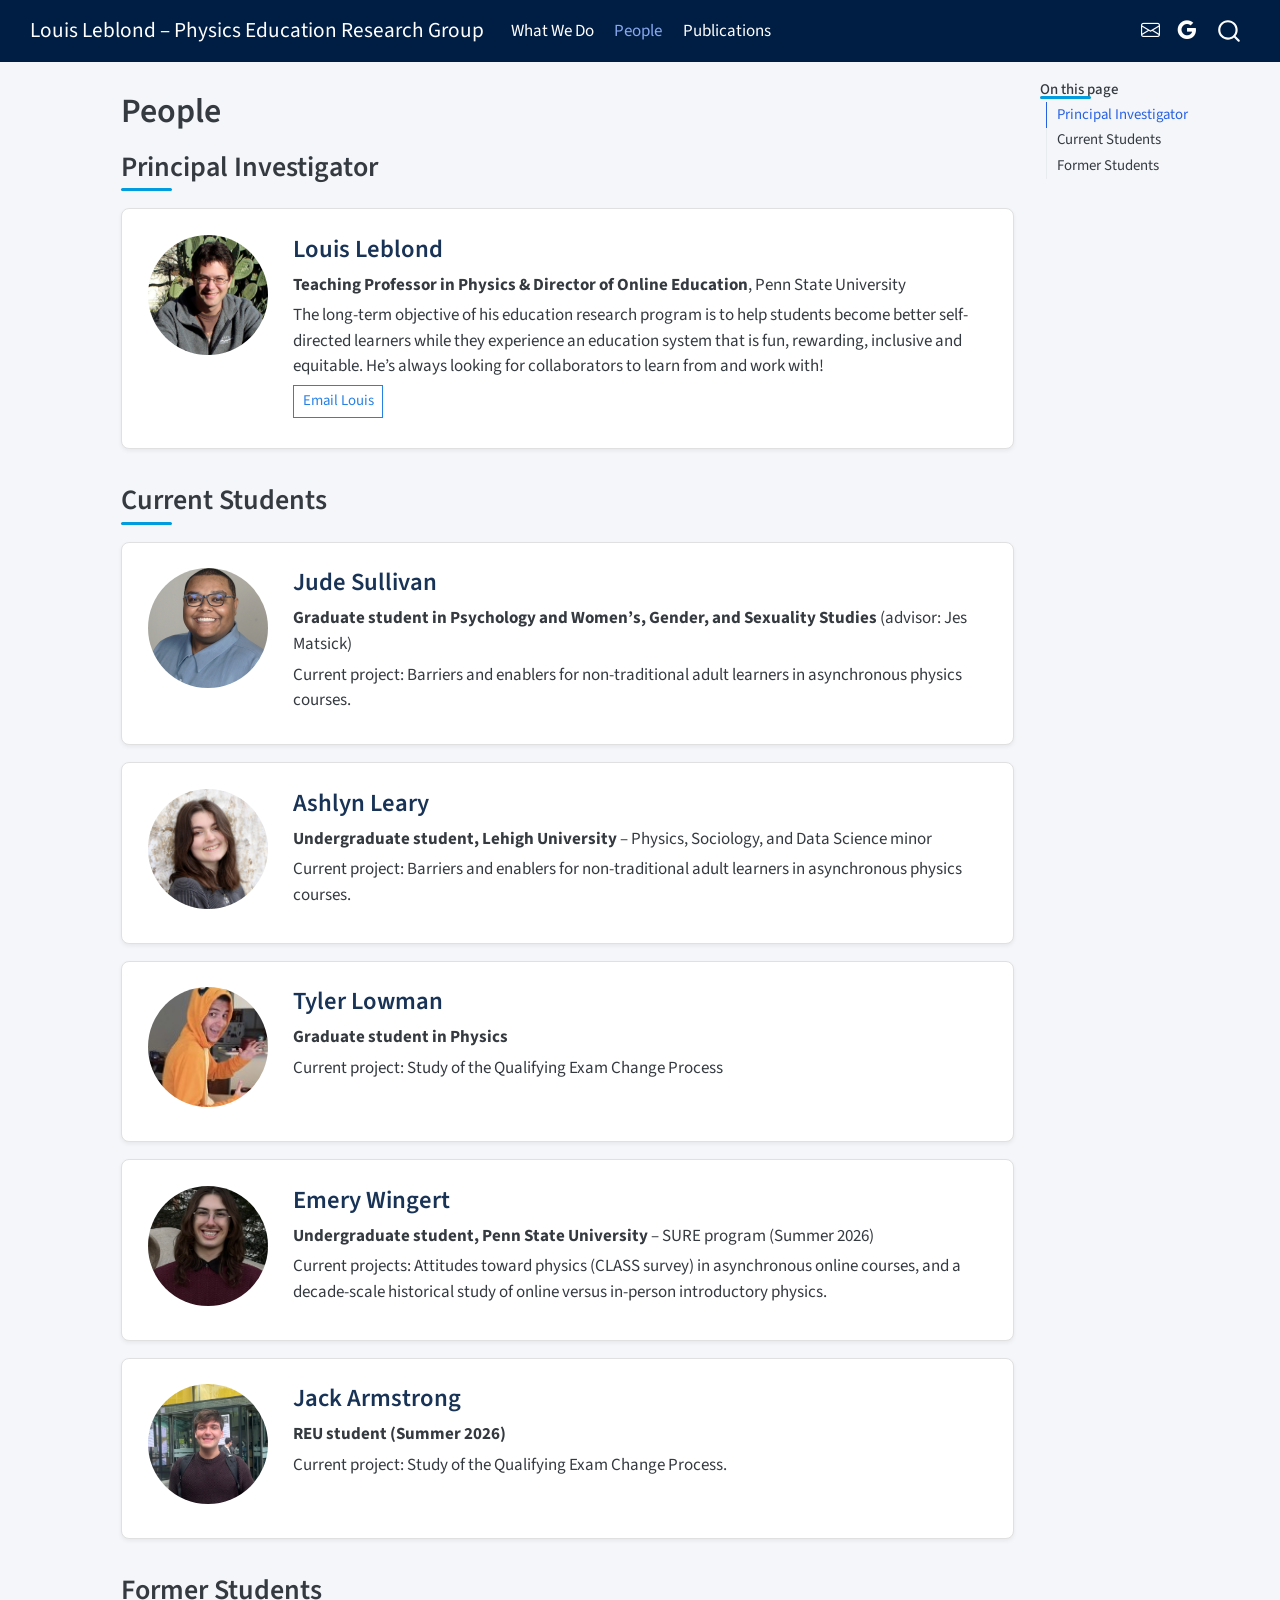
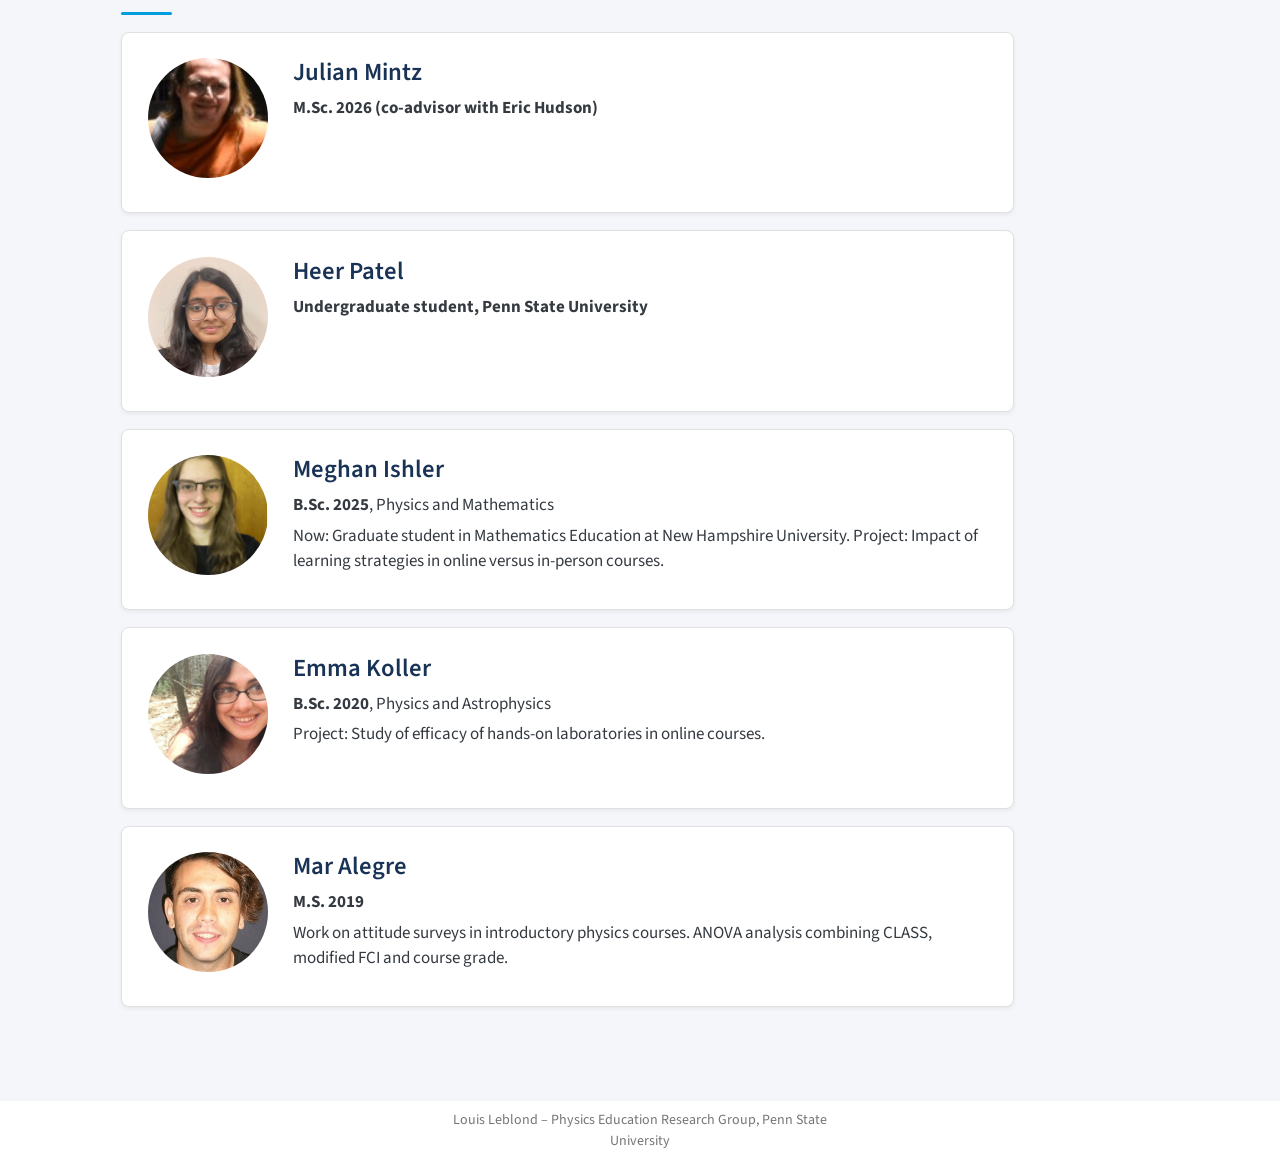
<file: people.html>
<!DOCTYPE html>
<html xmlns="http://www.w3.org/1999/xhtml" lang="en" xml:lang="en"><head>

<meta charset="utf-8">
<meta name="generator" content="quarto-1.10.18">

<meta name="viewport" content="width=device-width, initial-scale=1.0, user-scalable=yes">


<title>People – Louis Leblond – Physics Education Research Group</title>
<style>
/* Default styles provided by pandoc.
** See https://pandoc.org/MANUAL.html#variables-for-html for config info.
*/
span.smallcaps{font-variant: small-caps;}
div.columns{display: flex; gap: 1.5em;}
div.column{flex: auto;}
@media screen {
div.columns{gap: min(4vw, 1.5em);}
div.column{overflow-x: auto;}
}
div.hanging-indent{margin-left: 1.5em; text-indent: -1.5em;}
ul.task-list{list-style: none;}
ul.task-list li input[type="checkbox"] {
  width: 0.8em;
  margin: 0 0.8em 0.2em -1em; /* quarto-specific, see https://github.com/quarto-dev/quarto-cli/issues/4556 */ 
  vertical-align: middle;
}
</style>


<script src="site_libs/quarto-nav/quarto-nav.js"></script>
<script src="site_libs/quarto-nav/headroom.min.js"></script>
<script src="site_libs/clipboard/clipboard.min.js"></script>
<script src="site_libs/quarto-search/autocomplete.umd.js"></script>
<script src="site_libs/quarto-search/fuse.min.js"></script>
<script src="site_libs/quarto-search/quarto-search.js"></script>
<meta name="quarto:offset" content="./">
<script src="site_libs/quarto-html/quarto.js" type="module"></script>
<script src="site_libs/quarto-html/tabsets/tabsets.js" type="module"></script>
<script src="site_libs/quarto-html/popper.min.js"></script>
<script src="site_libs/quarto-html/tippy.umd.min.js"></script>
<script src="site_libs/quarto-html/anchor.min.js"></script>
<link href="site_libs/quarto-html/tippy.css" rel="stylesheet">
<link href="site_libs/quarto-html/quarto-syntax-highlighting-64a204ab8560d761af7679ceaba22944.css" rel="stylesheet" id="quarto-text-highlighting-styles">
<script src="site_libs/bootstrap/bootstrap.min.js"></script>
<link href="site_libs/bootstrap/bootstrap-icons.css" rel="stylesheet">
<link href="site_libs/bootstrap/bootstrap-9cacc91aab45be617caed6954965104a.min.css" rel="stylesheet" append-hash="true" id="quarto-bootstrap" data-mode="light">
<script id="quarto-search-options" type="application/json">{
  "location": "navbar",
  "copy-button": false,
  "collapse-after": 3,
  "panel-placement": "end",
  "type": "overlay",
  "limit": 50,
  "keyboard-shortcut": [
    "f",
    "/",
    "s"
  ],
  "show-item-context": false,
  "language": {
    "search-no-results-text": "No results",
    "search-matching-documents-text": "matching documents",
    "search-copy-link-title": "Copy link to search",
    "search-hide-matches-text": "Hide additional matches",
    "search-more-match-text": "more match in this document",
    "search-more-matches-text": "more matches in this document",
    "search-clear-button-title": "Clear",
    "search-text-placeholder": "",
    "search-detached-cancel-button-title": "Cancel",
    "search-submit-button-title": "Submit",
    "search-label": "Search"
  }
}</script>


<link rel="stylesheet" href="styles.css">
</head>

<body class="nav-fixed quarto-light">

<div id="quarto-search-results"></div>
  <header id="quarto-header" class="headroom fixed-top">
    <nav class="navbar navbar-expand-lg " data-bs-theme="dark">
      <div class="navbar-container container-fluid">
      <div class="navbar-brand-container mx-auto">
    <a class="navbar-brand" href="./index.html">
    <span class="navbar-title">Louis Leblond – Physics Education Research Group</span>
    </a>
  </div>
            <div id="quarto-search" class="" title="Search"></div>
          <button class="navbar-toggler" type="button" data-bs-toggle="collapse" data-bs-target="#navbarCollapse" aria-controls="navbarCollapse" role="menu" aria-expanded="false" aria-label="Toggle navigation" onclick="if (window.quartoToggleHeadroom) { window.quartoToggleHeadroom(); }">
  <span class="navbar-toggler-icon"></span>
</button>
          <div class="collapse navbar-collapse" id="navbarCollapse">
            <ul class="navbar-nav navbar-nav-scroll me-auto">
  <li class="nav-item">
    <a class="nav-link" href="./index.html"> 
<span class="menu-text">What We Do</span></a>
  </li>  
  <li class="nav-item">
    <a class="nav-link active" href="./people.html" aria-current="page"> 
<span class="menu-text">People</span></a>
  </li>  
  <li class="nav-item">
    <a class="nav-link" href="./publications.html"> 
<span class="menu-text">Publications</span></a>
  </li>  
</ul>
            <ul class="navbar-nav navbar-nav-scroll ms-auto">
  <li class="nav-item compact">
    <a class="nav-link" href="mailto:lul29@psu.edu"> <i class="bi bi-envelope" role="img" aria-label="Email">
</i> 
<span class="menu-text"></span></a>
  </li>  
  <li class="nav-item compact">
    <a class="nav-link" href="https://scholar.google.com/citations?hl=en&amp;user=bIXsdYYAAAAJ&amp;view_op=list_works&amp;sortby=pubdate"> <i class="bi bi-google" role="img" aria-label="Google Scholar">
</i> 
<span class="menu-text"></span></a>
  </li>  
</ul>
          </div> <!-- /navcollapse -->
            <div class="quarto-navbar-tools">
</div>
      </div> <!-- /container-fluid -->
    </nav>
</header>
<!-- content -->
<div id="quarto-content" class="quarto-container page-columns page-rows-contents page-layout-article page-navbar">
<!-- sidebar -->
<!-- margin-sidebar -->
    <div id="quarto-margin-sidebar" class="sidebar margin-sidebar">
        <nav id="TOC" role="doc-toc" class="toc-active">
    <h2 id="toc-title">On this page</h2>
   
  <ul>
  <li><a href="#principal-investigator" id="toc-principal-investigator" class="nav-link active" data-scroll-target="#principal-investigator">Principal Investigator</a></li>
  <li><a href="#current-students" id="toc-current-students" class="nav-link" data-scroll-target="#current-students">Current Students</a></li>
  <li><a href="#former-students" id="toc-former-students" class="nav-link" data-scroll-target="#former-students">Former Students</a></li>
  </ul>
</nav>
    </div>
<!-- main -->
<main class="content" id="quarto-document-content">

<header id="title-block-header" class="quarto-title-block default">
<div class="quarto-title">
<h1 class="title">People</h1>
</div>



<div class="quarto-title-meta">

    
  
    
  </div>
  


</header>


<section id="principal-investigator" class="level2">
<h2 class="anchored" data-anchor-id="principal-investigator">Principal Investigator</h2>
<div class="person-card">
<div class="quarto-figure quarto-figure-center">
<figure class="figure">
<p><img src="images/people/louis-leblond.jpg" class="img-fluid figure-img"></p>
<figcaption>Louis Leblond</figcaption>
</figure>
</div>
<section id="louis-leblond" class="level3 person-info">
<h3 class="anchored" data-anchor-id="louis-leblond">Louis Leblond</h3>
<p><strong>Teaching Professor in Physics &amp; Director of Online Education</strong>, Penn State University</p>
<p>The long-term objective of his education research program is to help students become better self-directed learners while they experience an education system that is fun, rewarding, inclusive and equitable. He’s always looking for collaborators to learn from and work with!</p>
<p><a href="mailto:lul29@psu.edu" class="btn btn-outline-primary btn-sm">Email Louis</a></p>
</section>
</div>
</section>
<section id="current-students" class="level2">
<h2 class="anchored" data-anchor-id="current-students">Current Students</h2>
<div class="person-card">
<div class="quarto-figure quarto-figure-center">
<figure class="figure">
<p><img src="images/people/jude-sullivan.jpg" class="img-fluid figure-img"></p>
<figcaption>Jude Sullivan</figcaption>
</figure>
</div>
<section id="jude-sullivan" class="level3 person-info">
<h3 class="anchored" data-anchor-id="jude-sullivan">Jude Sullivan</h3>
<p><strong>Graduate student in Psychology and Women’s, Gender, and Sexuality Studies</strong> (advisor: Jes Matsick)</p>
<p>Current project: Barriers and enablers for non-traditional adult learners in asynchronous physics courses.</p>
</section>
</div>
<div class="person-card">
<div class="quarto-figure quarto-figure-center">
<figure class="figure">
<p><img src="images/people/ashlyn-leary.jpg" class="img-fluid figure-img"></p>
<figcaption>Ashlyn Leary</figcaption>
</figure>
</div>
<section id="ashlyn-leary" class="level3 person-info">
<h3 class="anchored" data-anchor-id="ashlyn-leary">Ashlyn Leary</h3>
<p><strong>Undergraduate student, Lehigh University</strong> – Physics, Sociology, and Data Science minor</p>
<p>Current project: Barriers and enablers for non-traditional adult learners in asynchronous physics courses.</p>
</section>
</div>
<div class="person-card">
<div class="quarto-figure quarto-figure-center">
<figure class="figure">
<p><img src="images/people/tyler-lowman.jpg" class="img-fluid figure-img"></p>
<figcaption>Tyler Lowman</figcaption>
</figure>
</div>
<section id="tyler-lowman" class="level3 person-info">
<h3 class="anchored" data-anchor-id="tyler-lowman">Tyler Lowman</h3>
<p><strong>Graduate student in Physics</strong></p>
<p>Current project: Study of the Qualifying Exam Change Process</p>
</section>
</div>
<div class="person-card">
<div class="quarto-figure quarto-figure-center">
<figure class="figure">
<p><img src="images/people/emery-wingert.jpeg" class="img-fluid figure-img"></p>
<figcaption>Emery Wingert</figcaption>
</figure>
</div>
<section id="emery-wingert" class="level3 person-info">
<h3 class="anchored" data-anchor-id="emery-wingert">Emery Wingert</h3>
<p><strong>Undergraduate student, Penn State University</strong> – SURE program (Summer 2026)</p>
<p>Current projects: Attitudes toward physics (CLASS survey) in asynchronous online courses, and a decade-scale historical study of online versus in-person introductory physics.</p>
</section>
</div>
<div class="person-card">
<div class="quarto-figure quarto-figure-center">
<figure class="figure">
<p><img src="images/people/jack-armstrong.jpeg" class="img-fluid figure-img"></p>
<figcaption>Jack Armstrong</figcaption>
</figure>
</div>
<section id="jack-armstrong" class="level3 person-info">
<h3 class="anchored" data-anchor-id="jack-armstrong">Jack Armstrong</h3>
<p><strong>REU student (Summer 2026)</strong></p>
<p>Current project: Study of the Qualifying Exam Change Process.</p>
</section>
</div>
</section>
<section id="former-students" class="level2">
<h2 class="anchored" data-anchor-id="former-students">Former Students</h2>
<div class="person-card">
<div class="quarto-figure quarto-figure-center">
<figure class="figure">
<p><img src="images/people/julian-mintz.jpg" class="img-fluid figure-img"></p>
<figcaption>Julian Mintz</figcaption>
</figure>
</div>
<section id="julian-mintz" class="level3 person-info">
<h3 class="anchored" data-anchor-id="julian-mintz">Julian Mintz</h3>
<p><strong>M.Sc. 2026 (co-advisor with Eric Hudson)</strong></p>
</section>
</div>
<div class="person-card">
<div class="quarto-figure quarto-figure-center">
<figure class="figure">
<p><img src="images/people/heer-patel.jpeg" class="img-fluid figure-img"></p>
<figcaption>Heer Patel</figcaption>
</figure>
</div>
<section id="heer-patel" class="level3 person-info">
<h3 class="anchored" data-anchor-id="heer-patel">Heer Patel</h3>
<p><strong>Undergraduate student, Penn State University</strong></p>
</section>
</div>
<div class="person-card">
<div class="quarto-figure quarto-figure-center">
<figure class="figure">
<p><img src="images/people/meghan-ishler.png" class="img-fluid figure-img"></p>
<figcaption>Meghan Ishler</figcaption>
</figure>
</div>
<section id="meghan-ishler" class="level3 person-info">
<h3 class="anchored" data-anchor-id="meghan-ishler">Meghan Ishler</h3>
<p><strong>B.Sc. 2025</strong>, Physics and Mathematics</p>
<p>Now: Graduate student in Mathematics Education at New Hampshire University. Project: Impact of learning strategies in online versus in-person courses.</p>
</section>
</div>
<div class="person-card">
<div class="quarto-figure quarto-figure-center">
<figure class="figure">
<p><img src="images/people/emma-koller.png" class="img-fluid figure-img"></p>
<figcaption>Emma Koller</figcaption>
</figure>
</div>
<section id="emma-koller" class="level3 person-info">
<h3 class="anchored" data-anchor-id="emma-koller">Emma Koller</h3>
<p><strong>B.Sc. 2020</strong>, Physics and Astrophysics</p>
<p>Project: Study of efficacy of hands-on laboratories in online courses.</p>
</section>
</div>
<div class="person-card">
<div class="quarto-figure quarto-figure-center">
<figure class="figure">
<p><img src="images/people/mar-alegre.png" class="img-fluid figure-img"></p>
<figcaption>Mar Alegre</figcaption>
</figure>
</div>
<section id="mar-alegre" class="level3 person-info">
<h3 class="anchored" data-anchor-id="mar-alegre">Mar Alegre</h3>
<p><strong>M.S. 2019</strong></p>
<p>Work on attitude surveys in introductory physics courses. ANOVA analysis combining CLASS, modified FCI and course grade.</p>
</section>
</div>


</section>

</main> <!-- /main -->
<script id="quarto-html-after-body" type="application/javascript">
  window.document.addEventListener("DOMContentLoaded", function (event) {
    const icon = "";
    const anchorJS = new window.AnchorJS();
    anchorJS.options = {
      placement: 'right',
      icon: icon
    };
    anchorJS.add('.anchored');
    const isCodeAnnotation = (el) => {
      for (const clz of el.classList) {
        if (clz.startsWith('code-annotation-')) {                     
          return true;
        }
      }
      return false;
    }
    const onCopySuccess = function(e) {
      // button target
      const button = e.trigger;
      // don't keep focus
      button.blur();
      // flash "checked"
      button.classList.add('code-copy-button-checked');
      var currentTitle = button.getAttribute("title");
      button.setAttribute("title", "Copied!");
      let tooltip;
      if (window.bootstrap) {
        button.setAttribute("data-bs-toggle", "tooltip");
        button.setAttribute("data-bs-placement", "left");
        button.setAttribute("data-bs-title", "Copied!");
        tooltip = new bootstrap.Tooltip(button, 
          { trigger: "manual", 
            customClass: "code-copy-button-tooltip",
            offset: [0, -8]});
        tooltip.show();    
      }
      setTimeout(function() {
        if (tooltip) {
          tooltip.hide();
          button.removeAttribute("data-bs-title");
          button.removeAttribute("data-bs-toggle");
          button.removeAttribute("data-bs-placement");
        }
        button.setAttribute("title", currentTitle);
        button.classList.remove('code-copy-button-checked');
      }, 1000);
      // clear code selection
      e.clearSelection();
    }
    const getTextToCopy = function(trigger) {
      const outerScaffold = trigger.parentElement.cloneNode(true);
      const codeEl = outerScaffold.querySelector('code');
      for (const childEl of codeEl.children) {
        if (isCodeAnnotation(childEl)) {
          childEl.remove();
        }
      }
      return codeEl.innerText;
    }
    const clipboard = new window.ClipboardJS('.code-copy-button:not([data-in-quarto-modal])', {
      text: getTextToCopy
    });
    clipboard.on('success', onCopySuccess);
    if (window.document.getElementById('quarto-embedded-source-code-modal')) {
      const clipboardModal = new window.ClipboardJS('.code-copy-button[data-in-quarto-modal]', {
        text: getTextToCopy,
        container: window.document.getElementById('quarto-embedded-source-code-modal')
      });
      clipboardModal.on('success', onCopySuccess);
    }
      var localhostRegex = new RegExp(/^(?:http|https):\/\/localhost\:?[0-9]*\//);
      var mailtoRegex = new RegExp(/^mailto:/);
        var filterRegex = new RegExp("https:\/\/louisleblond\.github\.io\/");
      var isInternal = (href) => {
          return filterRegex.test(href) || localhostRegex.test(href) || mailtoRegex.test(href);
      }
      // Inspect non-navigation links and adorn them if external
     var links = window.document.querySelectorAll('a[href]:not(.nav-link):not(.navbar-brand):not(.toc-action):not(.sidebar-link):not(.sidebar-item-toggle):not(.pagination-link):not(.no-external):not([aria-hidden]):not(.dropdown-item):not(.quarto-navigation-tool):not(.about-link)');
      for (var i=0; i<links.length; i++) {
        const link = links[i];
        if (!isInternal(link.href)) {
          // undo the damage that might have been done by quarto-nav.js in the case of
          // links that we want to consider external
          if (link.dataset.originalHref !== undefined) {
            link.href = link.dataset.originalHref;
          }
        }
      }
    function tippyHover(el, contentFn, onTriggerFn, onUntriggerFn) {
      const config = {
        allowHTML: true,
        maxWidth: 500,
        delay: 100,
        arrow: false,
        appendTo: function(el) {
            return el.parentElement;
        },
        interactive: true,
        interactiveBorder: 10,
        theme: 'quarto',
        placement: 'bottom-start',
      };
      if (contentFn) {
        config.content = contentFn;
      }
      if (onTriggerFn) {
        config.onTrigger = onTriggerFn;
      }
      if (onUntriggerFn) {
        config.onUntrigger = onUntriggerFn;
      }
      window.tippy(el, config); 
    }
    const noterefs = window.document.querySelectorAll('a[role="doc-noteref"]');
    for (var i=0; i<noterefs.length; i++) {
      const ref = noterefs[i];
      tippyHover(ref, function() {
        // use id or data attribute instead here
        let href = ref.getAttribute('data-footnote-href') || ref.getAttribute('href');
        try { href = new URL(href).hash; } catch {}
        const id = href.replace(/^#\/?/, "");
        const note = window.document.getElementById(id);
        if (note) {
          return note.innerHTML;
        } else {
          return "";
        }
      });
    }
    const xrefs = window.document.querySelectorAll('a.quarto-xref');
    const processXRef = (id, note) => {
      // Strip column container classes
      const stripColumnClz = (el) => {
        el.classList.remove("page-full", "page-columns");
        if (el.children) {
          for (const child of el.children) {
            stripColumnClz(child);
          }
        }
      }
      stripColumnClz(note)
      if (id === null || id.startsWith('sec-')) {
        // Special case sections, only their first couple elements
        const container = document.createElement("div");
        if (note.children && note.children.length > 2) {
          container.appendChild(note.children[0].cloneNode(true));
          for (let i = 1; i < note.children.length; i++) {
            const child = note.children[i];
            if (child.tagName === "P" && child.innerText === "") {
              continue;
            } else {
              container.appendChild(child.cloneNode(true));
              break;
            }
          }
          if (window.Quarto?.typesetMath) {
            window.Quarto.typesetMath(container);
          }
          return container.innerHTML
        } else {
          if (window.Quarto?.typesetMath) {
            window.Quarto.typesetMath(note);
          }
          return note.innerHTML;
        }
      } else {
        // Remove any anchor links if they are present
        const anchorLink = note.querySelector('a.anchorjs-link');
        if (anchorLink) {
          anchorLink.remove();
        }
        if (window.Quarto?.typesetMath) {
          window.Quarto.typesetMath(note);
        }
        if (note.classList.contains("callout")) {
          return note.outerHTML;
        } else {
          return note.innerHTML;
        }
      }
    }
    for (var i=0; i<xrefs.length; i++) {
      const xref = xrefs[i];
      tippyHover(xref, undefined, function(instance) {
        instance.disable();
        let url = xref.getAttribute('href');
        let hash = undefined; 
        if (url.startsWith('#')) {
          hash = url;
        } else {
          try { hash = new URL(url).hash; } catch {}
        }
        if (hash) {
          const id = hash.replace(/^#\/?/, "");
          const note = window.document.getElementById(id);
          if (note !== null) {
            try {
              const html = processXRef(id, note.cloneNode(true));
              instance.setContent(html);
            } finally {
              instance.enable();
              instance.show();
            }
          } else {
            // See if we can fetch this
            fetch(url.split('#')[0])
            .then(res => res.text())
            .then(html => {
              const parser = new DOMParser();
              const htmlDoc = parser.parseFromString(html, "text/html");
              const note = htmlDoc.getElementById(id);
              if (note !== null) {
                const html = processXRef(id, note);
                instance.setContent(html);
              } 
            }).finally(() => {
              instance.enable();
              instance.show();
            });
          }
        } else {
          // See if we can fetch a full url (with no hash to target)
          // This is a special case and we should probably do some content thinning / targeting
          fetch(url)
          .then(res => res.text())
          .then(html => {
            const parser = new DOMParser();
            const htmlDoc = parser.parseFromString(html, "text/html");
            const note = htmlDoc.querySelector('main.content');
            if (note !== null) {
              // This should only happen for chapter cross references
              // (since there is no id in the URL)
              // remove the first header
              if (note.children.length > 0 && note.children[0].tagName === "HEADER") {
                note.children[0].remove();
              }
              const html = processXRef(null, note);
              instance.setContent(html);
            } 
          }).finally(() => {
            instance.enable();
            instance.show();
          });
        }
      }, function(instance) {
      });
    }
        let selectedAnnoteEl;
        const selectorForAnnotation = ( cell, annotation) => {
          let cellAttr = 'data-code-cell="' + cell + '"';
          let lineAttr = 'data-code-annotation="' +  annotation + '"';
          const selector = 'span[' + cellAttr + '][' + lineAttr + ']';
          return selector;
        }
        const selectCodeLines = (annoteEl) => {
          const doc = window.document;
          const targetCell = annoteEl.getAttribute("data-target-cell");
          const targetAnnotation = annoteEl.getAttribute("data-target-annotation");
          const annoteSpan = window.document.querySelector(selectorForAnnotation(targetCell, targetAnnotation));
          const lines = annoteSpan.getAttribute("data-code-lines").split(",");
          const lineIds = lines.map((line) => {
            return targetCell + "-" + line;
          })
          let top = null;
          let height = null;
          let parent = null;
          if (lineIds.length > 0) {
              //compute the position of the single el (top and bottom and make a div)
              const el = window.document.getElementById(lineIds[0]);
              top = el.offsetTop;
              height = el.offsetHeight;
              parent = el.parentElement.parentElement;
            if (lineIds.length > 1) {
              const lastEl = window.document.getElementById(lineIds[lineIds.length - 1]);
              const bottom = lastEl.offsetTop + lastEl.offsetHeight;
              height = bottom - top;
            }
            if (top !== null && height !== null && parent !== null) {
              // cook up a div (if necessary) and position it 
              let div = window.document.getElementById("code-annotation-line-highlight");
              if (div === null) {
                div = window.document.createElement("div");
                div.setAttribute("id", "code-annotation-line-highlight");
                div.style.position = 'absolute';
                parent.appendChild(div);
              }
              div.style.top = top - 2 + "px";
              div.style.height = height + 4 + "px";
              div.style.left = 0;
              let gutterDiv = window.document.getElementById("code-annotation-line-highlight-gutter");
              if (gutterDiv === null) {
                gutterDiv = window.document.createElement("div");
                gutterDiv.setAttribute("id", "code-annotation-line-highlight-gutter");
                gutterDiv.style.position = 'absolute';
                const codeCell = window.document.getElementById(targetCell);
                const gutter = codeCell.querySelector('.code-annotation-gutter');
                gutter.appendChild(gutterDiv);
              }
              gutterDiv.style.top = top - 2 + "px";
              gutterDiv.style.height = height + 4 + "px";
            }
            selectedAnnoteEl = annoteEl;
          }
        };
        const unselectCodeLines = () => {
          const elementsIds = ["code-annotation-line-highlight", "code-annotation-line-highlight-gutter"];
          elementsIds.forEach((elId) => {
            const div = window.document.getElementById(elId);
            if (div) {
              div.remove();
            }
          });
          selectedAnnoteEl = undefined;
        };
          // Handle positioning of the toggle
      window.addEventListener(
        "resize",
        throttle(() => {
          elRect = undefined;
          if (selectedAnnoteEl) {
            selectCodeLines(selectedAnnoteEl);
          }
        }, 10)
      );
      function throttle(fn, ms) {
      let throttle = false;
      let timer;
        return (...args) => {
          if(!throttle) { // first call gets through
              fn.apply(this, args);
              throttle = true;
          } else { // all the others get throttled
              if(timer) clearTimeout(timer); // cancel #2
              timer = setTimeout(() => {
                fn.apply(this, args);
                timer = throttle = false;
              }, ms);
          }
        };
      }
        // Attach click handler to the DT
        const annoteDls = window.document.querySelectorAll('dt[data-target-cell]');
        for (const annoteDlNode of annoteDls) {
          annoteDlNode.addEventListener('click', (event) => {
            const clickedEl = event.target;
            if (clickedEl !== selectedAnnoteEl) {
              unselectCodeLines();
              const activeEl = window.document.querySelector('dt[data-target-cell].code-annotation-active');
              if (activeEl) {
                activeEl.classList.remove('code-annotation-active');
              }
              selectCodeLines(clickedEl);
              clickedEl.classList.add('code-annotation-active');
            } else {
              // Unselect the line
              unselectCodeLines();
              clickedEl.classList.remove('code-annotation-active');
            }
          });
        }
    const findCites = (el) => {
      const parentEl = el.parentElement;
      if (parentEl) {
        const cites = parentEl.dataset.cites;
        if (cites) {
          return {
            el,
            cites: cites.split(' ')
          };
        } else {
          return findCites(el.parentElement)
        }
      } else {
        return undefined;
      }
    };
    var bibliorefs = window.document.querySelectorAll('a[role="doc-biblioref"]');
    for (var i=0; i<bibliorefs.length; i++) {
      const ref = bibliorefs[i];
      const citeInfo = findCites(ref);
      if (citeInfo) {
        tippyHover(citeInfo.el, function() {
          var popup = window.document.createElement('div');
          citeInfo.cites.forEach(function(cite) {
            var citeDiv = window.document.createElement('div');
            citeDiv.classList.add('hanging-indent');
            citeDiv.classList.add('csl-entry');
            var biblioDiv = window.document.getElementById('ref-' + cite);
            if (biblioDiv) {
              citeDiv.innerHTML = biblioDiv.innerHTML;
            }
            popup.appendChild(citeDiv);
          });
          return popup.innerHTML;
        });
      }
    }
  });
  </script>
</div> <!-- /content -->
<footer class="footer">
  <div class="nav-footer">
    <div class="nav-footer-left">
      &nbsp;
    </div>   
    <div class="nav-footer-center">
<p>Louis Leblond – Physics Education Research Group, Penn State University</p>
</div>
    <div class="nav-footer-right">
      &nbsp;
    </div>
  </div>
</footer>




</body></html>
</file>
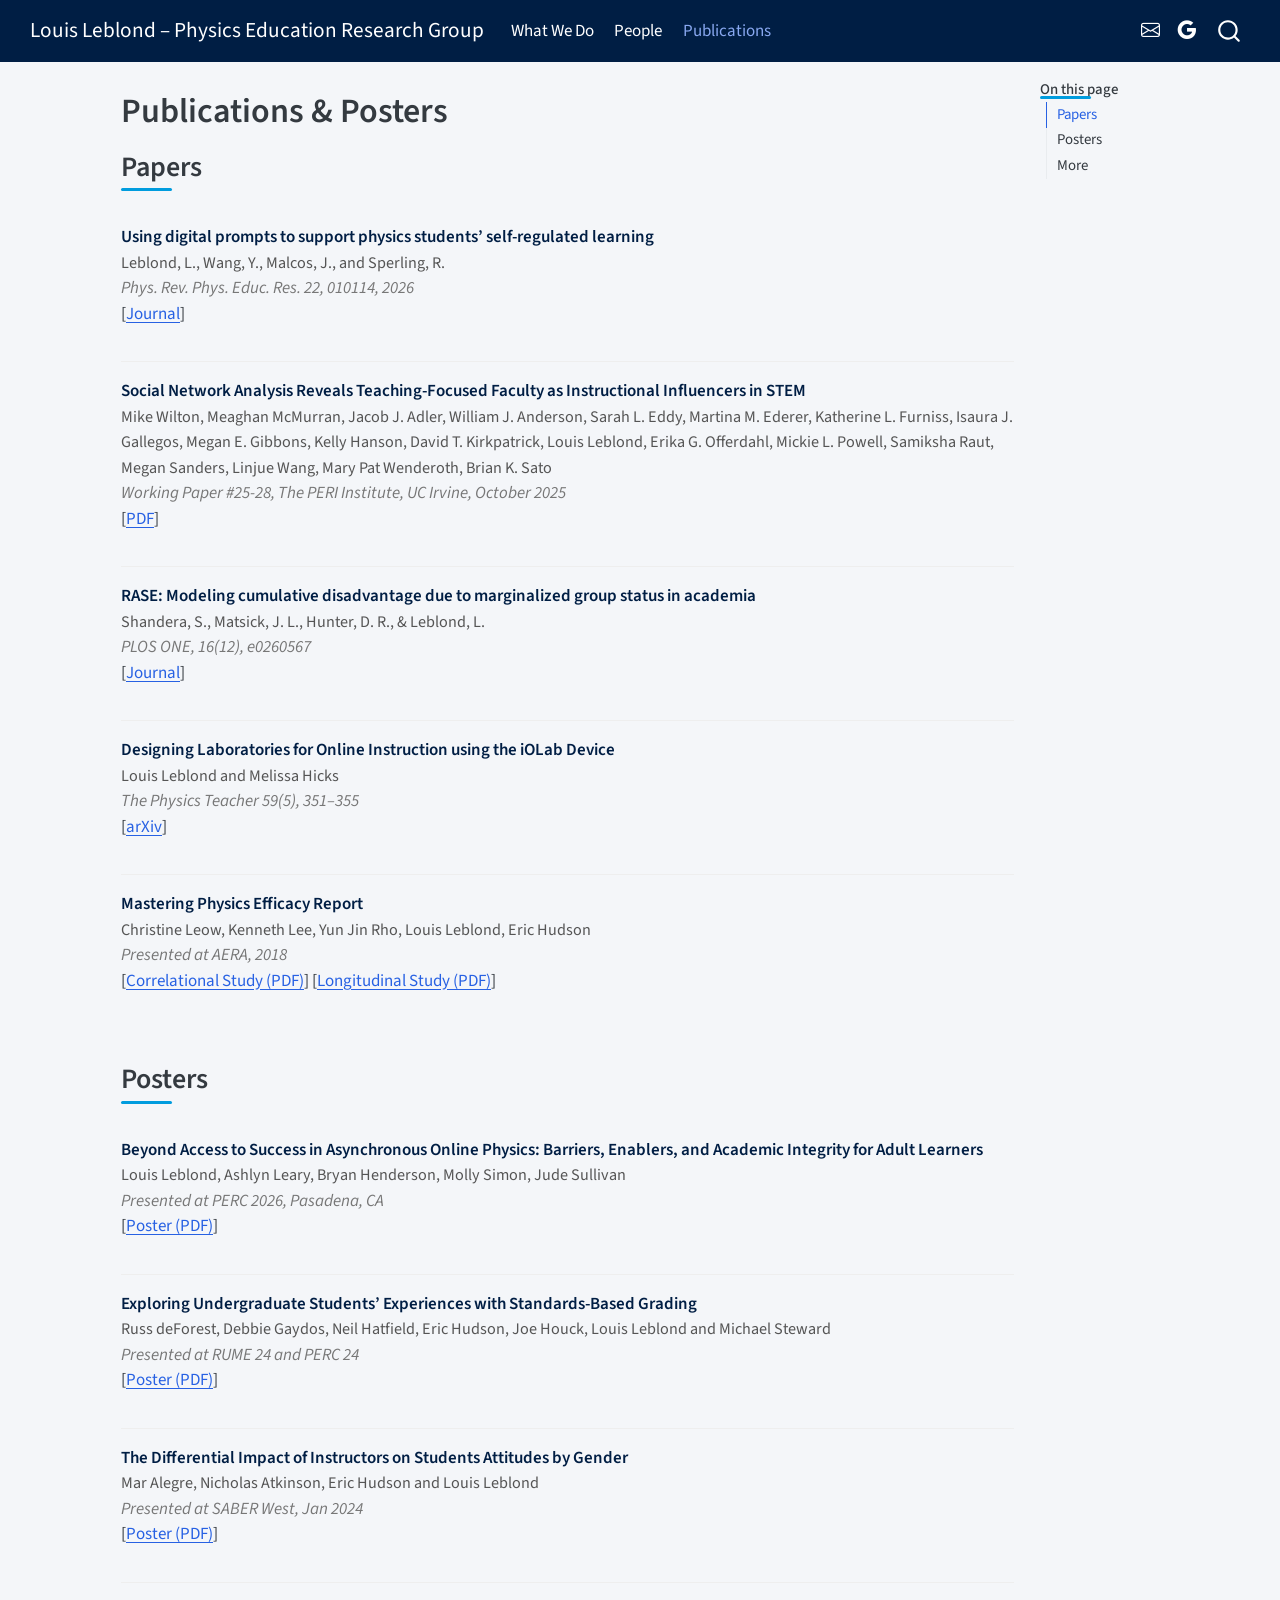
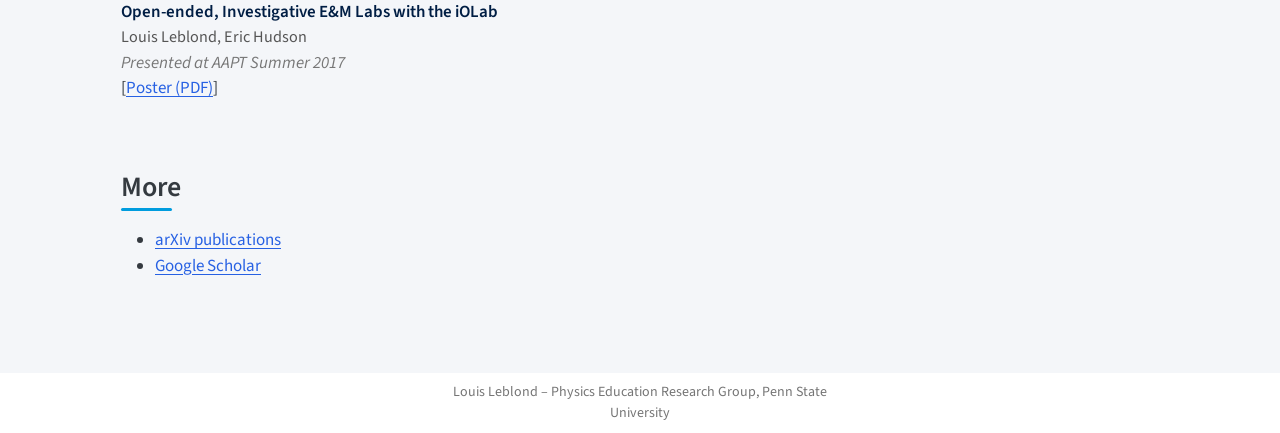
<file: publications.html>
<!DOCTYPE html>
<html xmlns="http://www.w3.org/1999/xhtml" lang="en" xml:lang="en"><head>

<meta charset="utf-8">
<meta name="generator" content="quarto-1.10.18">

<meta name="viewport" content="width=device-width, initial-scale=1.0, user-scalable=yes">


<title>Publications &amp; Posters – Louis Leblond – Physics Education Research Group</title>
<style>
/* Default styles provided by pandoc.
** See https://pandoc.org/MANUAL.html#variables-for-html for config info.
*/
span.smallcaps{font-variant: small-caps;}
div.columns{display: flex; gap: 1.5em;}
div.column{flex: auto;}
@media screen {
div.columns{gap: min(4vw, 1.5em);}
div.column{overflow-x: auto;}
}
div.hanging-indent{margin-left: 1.5em; text-indent: -1.5em;}
ul.task-list{list-style: none;}
ul.task-list li input[type="checkbox"] {
  width: 0.8em;
  margin: 0 0.8em 0.2em -1em; /* quarto-specific, see https://github.com/quarto-dev/quarto-cli/issues/4556 */ 
  vertical-align: middle;
}
</style>


<script src="site_libs/quarto-nav/quarto-nav.js"></script>
<script src="site_libs/quarto-nav/headroom.min.js"></script>
<script src="site_libs/clipboard/clipboard.min.js"></script>
<script src="site_libs/quarto-search/autocomplete.umd.js"></script>
<script src="site_libs/quarto-search/fuse.min.js"></script>
<script src="site_libs/quarto-search/quarto-search.js"></script>
<meta name="quarto:offset" content="./">
<script src="site_libs/quarto-html/quarto.js" type="module"></script>
<script src="site_libs/quarto-html/tabsets/tabsets.js" type="module"></script>
<script src="site_libs/quarto-html/popper.min.js"></script>
<script src="site_libs/quarto-html/tippy.umd.min.js"></script>
<script src="site_libs/quarto-html/anchor.min.js"></script>
<link href="site_libs/quarto-html/tippy.css" rel="stylesheet">
<link href="site_libs/quarto-html/quarto-syntax-highlighting-64a204ab8560d761af7679ceaba22944.css" rel="stylesheet" id="quarto-text-highlighting-styles">
<script src="site_libs/bootstrap/bootstrap.min.js"></script>
<link href="site_libs/bootstrap/bootstrap-icons.css" rel="stylesheet">
<link href="site_libs/bootstrap/bootstrap-9cacc91aab45be617caed6954965104a.min.css" rel="stylesheet" append-hash="true" id="quarto-bootstrap" data-mode="light">
<script id="quarto-search-options" type="application/json">{
  "location": "navbar",
  "copy-button": false,
  "collapse-after": 3,
  "panel-placement": "end",
  "type": "overlay",
  "limit": 50,
  "keyboard-shortcut": [
    "f",
    "/",
    "s"
  ],
  "show-item-context": false,
  "language": {
    "search-no-results-text": "No results",
    "search-matching-documents-text": "matching documents",
    "search-copy-link-title": "Copy link to search",
    "search-hide-matches-text": "Hide additional matches",
    "search-more-match-text": "more match in this document",
    "search-more-matches-text": "more matches in this document",
    "search-clear-button-title": "Clear",
    "search-text-placeholder": "",
    "search-detached-cancel-button-title": "Cancel",
    "search-submit-button-title": "Submit",
    "search-label": "Search"
  }
}</script>


<link rel="stylesheet" href="styles.css">
</head>

<body class="nav-fixed quarto-light">

<div id="quarto-search-results"></div>
  <header id="quarto-header" class="headroom fixed-top">
    <nav class="navbar navbar-expand-lg " data-bs-theme="dark">
      <div class="navbar-container container-fluid">
      <div class="navbar-brand-container mx-auto">
    <a class="navbar-brand" href="./index.html">
    <span class="navbar-title">Louis Leblond – Physics Education Research Group</span>
    </a>
  </div>
            <div id="quarto-search" class="" title="Search"></div>
          <button class="navbar-toggler" type="button" data-bs-toggle="collapse" data-bs-target="#navbarCollapse" aria-controls="navbarCollapse" role="menu" aria-expanded="false" aria-label="Toggle navigation" onclick="if (window.quartoToggleHeadroom) { window.quartoToggleHeadroom(); }">
  <span class="navbar-toggler-icon"></span>
</button>
          <div class="collapse navbar-collapse" id="navbarCollapse">
            <ul class="navbar-nav navbar-nav-scroll me-auto">
  <li class="nav-item">
    <a class="nav-link" href="./index.html"> 
<span class="menu-text">What We Do</span></a>
  </li>  
  <li class="nav-item">
    <a class="nav-link" href="./people.html"> 
<span class="menu-text">People</span></a>
  </li>  
  <li class="nav-item">
    <a class="nav-link active" href="./publications.html" aria-current="page"> 
<span class="menu-text">Publications</span></a>
  </li>  
</ul>
            <ul class="navbar-nav navbar-nav-scroll ms-auto">
  <li class="nav-item compact">
    <a class="nav-link" href="mailto:lul29@psu.edu"> <i class="bi bi-envelope" role="img" aria-label="Email">
</i> 
<span class="menu-text"></span></a>
  </li>  
  <li class="nav-item compact">
    <a class="nav-link" href="https://scholar.google.com/citations?hl=en&amp;user=bIXsdYYAAAAJ&amp;view_op=list_works&amp;sortby=pubdate"> <i class="bi bi-google" role="img" aria-label="Google Scholar">
</i> 
<span class="menu-text"></span></a>
  </li>  
</ul>
          </div> <!-- /navcollapse -->
            <div class="quarto-navbar-tools">
</div>
      </div> <!-- /container-fluid -->
    </nav>
</header>
<!-- content -->
<div id="quarto-content" class="quarto-container page-columns page-rows-contents page-layout-article page-navbar">
<!-- sidebar -->
<!-- margin-sidebar -->
    <div id="quarto-margin-sidebar" class="sidebar margin-sidebar">
        <nav id="TOC" role="doc-toc" class="toc-active">
    <h2 id="toc-title">On this page</h2>
   
  <ul>
  <li><a href="#papers" id="toc-papers" class="nav-link active" data-scroll-target="#papers">Papers</a></li>
  <li><a href="#posters" id="toc-posters" class="nav-link" data-scroll-target="#posters">Posters</a></li>
  <li><a href="#more" id="toc-more" class="nav-link" data-scroll-target="#more">More</a></li>
  </ul>
</nav>
    </div>
<!-- main -->
<main class="content" id="quarto-document-content">

<header id="title-block-header" class="quarto-title-block default">
<div class="quarto-title">
<h1 class="title">Publications &amp; Posters</h1>
</div>



<div class="quarto-title-meta">

    
  
    
  </div>
  


</header>


<section id="papers" class="level2">
<h2 class="anchored" data-anchor-id="papers">Papers</h2>
<div class="pub-entry">
<p><span class="pub-title">Using digital prompts to support physics students’ self-regulated learning</span><br>
<span class="pub-authors">Leblond, L., Wang, Y., Malcos, J., and Sperling, R.</span><br>
<span class="pub-venue"><em>Phys. Rev.&nbsp;Phys. Educ. Res.</em> 22, 010114, 2026</span><br>
[<a href="https://journals.aps.org/prper/abstract/10.1103/cftx-hfw5">Journal</a>]</p>
</div>
<div class="pub-entry">
<p><span class="pub-title">Social Network Analysis Reveals Teaching-Focused Faculty as Instructional Influencers in STEM</span><br>
<span class="pub-authors">Mike Wilton, Meaghan McMurran, Jacob J. Adler, William J. Anderson, Sarah L. Eddy, Martina M. Ederer, Katherine L. Furniss, Isaura J. Gallegos, Megan E. Gibbons, Kelly Hanson, David T. Kirkpatrick, Louis Leblond, Erika G. Offerdahl, Mickie L. Powell, Samiksha Raut, Megan Sanders, Linjue Wang, Mary Pat Wenderoth, Brian K. Sato</span><br>
<span class="pub-venue">Working Paper #25-28, The PERI Institute, UC Irvine, October 2025</span><br>
[<a href="https://bpb-us-w2.wpmucdn.com/wp.ovptl.uci.edu/dist/6/18/files/2025/09/Social-Network-Analysis-Reveals-Teaching-Focused-Faculty-as-Instructional-Influencers-in-STEM.docx-merged.pdf">PDF</a>]</p>
</div>
<div class="pub-entry">
<p><span class="pub-title">RASE: Modeling cumulative disadvantage due to marginalized group status in academia</span><br>
<span class="pub-authors">Shandera, S., Matsick, J. L., Hunter, D. R., &amp; Leblond, L.</span><br>
<span class="pub-venue"><em>PLOS ONE</em>, 16(12), e0260567</span><br>
[<a href="https://journals.plos.org/plosone/article?id=10.1371/journal.pone.0260567">Journal</a>]</p>
</div>
<div class="pub-entry">
<p><span class="pub-title">Designing Laboratories for Online Instruction using the iOLab Device</span><br>
<span class="pub-authors">Louis Leblond and Melissa Hicks</span><br>
<span class="pub-venue"><em>The Physics Teacher</em> 59(5), 351–355</span><br>
[<a href="https://arxiv.org/abs/2006.15181">arXiv</a>]</p>
</div>
<div class="pub-entry">
<p><span class="pub-title">Mastering Physics Efficacy Report</span><br>
<span class="pub-authors">Christine Leow, Kenneth Lee, Yun Jin Rho, Louis Leblond, Eric Hudson</span><br>
<span class="pub-venue">Presented at AERA, 2018</span><br>
[<a href="https://www.pearson.com/content/dam/one-dot-com/one-dot-com/global/Files/efficacy-and-research/reports/Pearson-Mastering-Physics-Correlational-Technical-Report.pdf">Correlational Study (PDF)</a>] [<a href="https://www.pearson.com/content/dam/one-dot-com/one-dot-com/global/Files/efficacy-and-research/reports/Pearson-Mastering-Physics-Longitudinal-Technical-Report.pdf">Longitudinal Study (PDF)</a>]</p>
</div>
</section>
<section id="posters" class="level2">
<h2 class="anchored" data-anchor-id="posters">Posters</h2>
<div class="pub-entry">
<p><span class="pub-title">Beyond Access to Success in Asynchronous Online Physics: Barriers, Enablers, and Academic Integrity for Adult Learners</span><br>
<span class="pub-authors">Louis Leblond, Ashlyn Leary, Bryan Henderson, Molly Simon, Jude Sullivan</span><br>
<span class="pub-venue">Presented at PERC 2026, Pasadena, CA</span><br>
[<a href="posters/2026-perc-adult-learners.pdf">Poster (PDF)</a>]</p>
</div>
<div class="pub-entry">
<p><span class="pub-title">Exploring Undergraduate Students’ Experiences with Standards-Based Grading</span><br>
<span class="pub-authors">Russ deForest, Debbie Gaydos, Neil Hatfield, Eric Hudson, Joe Houck, Louis Leblond and Michael Steward</span><br>
<span class="pub-venue">Presented at RUME 24 and PERC 24</span><br>
[<a href="posters/2024-perc-standards-based-grading.pdf">Poster (PDF)</a>]</p>
</div>
<div class="pub-entry">
<p><span class="pub-title">The Differential Impact of Instructors on Students Attitudes by Gender</span><br>
<span class="pub-authors">Mar Alegre, Nicholas Atkinson, Eric Hudson and Louis Leblond</span><br>
<span class="pub-venue">Presented at SABER West, Jan 2024</span><br>
[<a href="posters/2024-saber-west-gender-attitudes.pdf">Poster (PDF)</a>]</p>
</div>
<div class="pub-entry">
<p><span class="pub-title">Open-ended, Investigative E&amp;M Labs with the iOLab</span><br>
<span class="pub-authors">Louis Leblond, Eric Hudson</span><br>
<span class="pub-venue">Presented at AAPT Summer 2017</span><br>
[<a href="posters/2017-aapt-iolab-em-labs.pdf">Poster (PDF)</a>]</p>
</div>
</section>
<section id="more" class="level2">
<h2 class="anchored" data-anchor-id="more">More</h2>
<ul>
<li><a href="https://arxiv.org/search/?query=Leblond%2C+Louis&amp;searchtype=all&amp;source=header">arXiv publications</a></li>
<li><a href="https://scholar.google.com/citations?hl=en&amp;user=bIXsdYYAAAAJ&amp;view_op=list_works&amp;sortby=pubdate">Google Scholar</a></li>
</ul>


</section>

</main> <!-- /main -->
<script id="quarto-html-after-body" type="application/javascript">
  window.document.addEventListener("DOMContentLoaded", function (event) {
    const icon = "";
    const anchorJS = new window.AnchorJS();
    anchorJS.options = {
      placement: 'right',
      icon: icon
    };
    anchorJS.add('.anchored');
    const isCodeAnnotation = (el) => {
      for (const clz of el.classList) {
        if (clz.startsWith('code-annotation-')) {                     
          return true;
        }
      }
      return false;
    }
    const onCopySuccess = function(e) {
      // button target
      const button = e.trigger;
      // don't keep focus
      button.blur();
      // flash "checked"
      button.classList.add('code-copy-button-checked');
      var currentTitle = button.getAttribute("title");
      button.setAttribute("title", "Copied!");
      let tooltip;
      if (window.bootstrap) {
        button.setAttribute("data-bs-toggle", "tooltip");
        button.setAttribute("data-bs-placement", "left");
        button.setAttribute("data-bs-title", "Copied!");
        tooltip = new bootstrap.Tooltip(button, 
          { trigger: "manual", 
            customClass: "code-copy-button-tooltip",
            offset: [0, -8]});
        tooltip.show();    
      }
      setTimeout(function() {
        if (tooltip) {
          tooltip.hide();
          button.removeAttribute("data-bs-title");
          button.removeAttribute("data-bs-toggle");
          button.removeAttribute("data-bs-placement");
        }
        button.setAttribute("title", currentTitle);
        button.classList.remove('code-copy-button-checked');
      }, 1000);
      // clear code selection
      e.clearSelection();
    }
    const getTextToCopy = function(trigger) {
      const outerScaffold = trigger.parentElement.cloneNode(true);
      const codeEl = outerScaffold.querySelector('code');
      for (const childEl of codeEl.children) {
        if (isCodeAnnotation(childEl)) {
          childEl.remove();
        }
      }
      return codeEl.innerText;
    }
    const clipboard = new window.ClipboardJS('.code-copy-button:not([data-in-quarto-modal])', {
      text: getTextToCopy
    });
    clipboard.on('success', onCopySuccess);
    if (window.document.getElementById('quarto-embedded-source-code-modal')) {
      const clipboardModal = new window.ClipboardJS('.code-copy-button[data-in-quarto-modal]', {
        text: getTextToCopy,
        container: window.document.getElementById('quarto-embedded-source-code-modal')
      });
      clipboardModal.on('success', onCopySuccess);
    }
      var localhostRegex = new RegExp(/^(?:http|https):\/\/localhost\:?[0-9]*\//);
      var mailtoRegex = new RegExp(/^mailto:/);
        var filterRegex = new RegExp("https:\/\/louisleblond\.github\.io\/");
      var isInternal = (href) => {
          return filterRegex.test(href) || localhostRegex.test(href) || mailtoRegex.test(href);
      }
      // Inspect non-navigation links and adorn them if external
     var links = window.document.querySelectorAll('a[href]:not(.nav-link):not(.navbar-brand):not(.toc-action):not(.sidebar-link):not(.sidebar-item-toggle):not(.pagination-link):not(.no-external):not([aria-hidden]):not(.dropdown-item):not(.quarto-navigation-tool):not(.about-link)');
      for (var i=0; i<links.length; i++) {
        const link = links[i];
        if (!isInternal(link.href)) {
          // undo the damage that might have been done by quarto-nav.js in the case of
          // links that we want to consider external
          if (link.dataset.originalHref !== undefined) {
            link.href = link.dataset.originalHref;
          }
        }
      }
    function tippyHover(el, contentFn, onTriggerFn, onUntriggerFn) {
      const config = {
        allowHTML: true,
        maxWidth: 500,
        delay: 100,
        arrow: false,
        appendTo: function(el) {
            return el.parentElement;
        },
        interactive: true,
        interactiveBorder: 10,
        theme: 'quarto',
        placement: 'bottom-start',
      };
      if (contentFn) {
        config.content = contentFn;
      }
      if (onTriggerFn) {
        config.onTrigger = onTriggerFn;
      }
      if (onUntriggerFn) {
        config.onUntrigger = onUntriggerFn;
      }
      window.tippy(el, config); 
    }
    const noterefs = window.document.querySelectorAll('a[role="doc-noteref"]');
    for (var i=0; i<noterefs.length; i++) {
      const ref = noterefs[i];
      tippyHover(ref, function() {
        // use id or data attribute instead here
        let href = ref.getAttribute('data-footnote-href') || ref.getAttribute('href');
        try { href = new URL(href).hash; } catch {}
        const id = href.replace(/^#\/?/, "");
        const note = window.document.getElementById(id);
        if (note) {
          return note.innerHTML;
        } else {
          return "";
        }
      });
    }
    const xrefs = window.document.querySelectorAll('a.quarto-xref');
    const processXRef = (id, note) => {
      // Strip column container classes
      const stripColumnClz = (el) => {
        el.classList.remove("page-full", "page-columns");
        if (el.children) {
          for (const child of el.children) {
            stripColumnClz(child);
          }
        }
      }
      stripColumnClz(note)
      if (id === null || id.startsWith('sec-')) {
        // Special case sections, only their first couple elements
        const container = document.createElement("div");
        if (note.children && note.children.length > 2) {
          container.appendChild(note.children[0].cloneNode(true));
          for (let i = 1; i < note.children.length; i++) {
            const child = note.children[i];
            if (child.tagName === "P" && child.innerText === "") {
              continue;
            } else {
              container.appendChild(child.cloneNode(true));
              break;
            }
          }
          if (window.Quarto?.typesetMath) {
            window.Quarto.typesetMath(container);
          }
          return container.innerHTML
        } else {
          if (window.Quarto?.typesetMath) {
            window.Quarto.typesetMath(note);
          }
          return note.innerHTML;
        }
      } else {
        // Remove any anchor links if they are present
        const anchorLink = note.querySelector('a.anchorjs-link');
        if (anchorLink) {
          anchorLink.remove();
        }
        if (window.Quarto?.typesetMath) {
          window.Quarto.typesetMath(note);
        }
        if (note.classList.contains("callout")) {
          return note.outerHTML;
        } else {
          return note.innerHTML;
        }
      }
    }
    for (var i=0; i<xrefs.length; i++) {
      const xref = xrefs[i];
      tippyHover(xref, undefined, function(instance) {
        instance.disable();
        let url = xref.getAttribute('href');
        let hash = undefined; 
        if (url.startsWith('#')) {
          hash = url;
        } else {
          try { hash = new URL(url).hash; } catch {}
        }
        if (hash) {
          const id = hash.replace(/^#\/?/, "");
          const note = window.document.getElementById(id);
          if (note !== null) {
            try {
              const html = processXRef(id, note.cloneNode(true));
              instance.setContent(html);
            } finally {
              instance.enable();
              instance.show();
            }
          } else {
            // See if we can fetch this
            fetch(url.split('#')[0])
            .then(res => res.text())
            .then(html => {
              const parser = new DOMParser();
              const htmlDoc = parser.parseFromString(html, "text/html");
              const note = htmlDoc.getElementById(id);
              if (note !== null) {
                const html = processXRef(id, note);
                instance.setContent(html);
              } 
            }).finally(() => {
              instance.enable();
              instance.show();
            });
          }
        } else {
          // See if we can fetch a full url (with no hash to target)
          // This is a special case and we should probably do some content thinning / targeting
          fetch(url)
          .then(res => res.text())
          .then(html => {
            const parser = new DOMParser();
            const htmlDoc = parser.parseFromString(html, "text/html");
            const note = htmlDoc.querySelector('main.content');
            if (note !== null) {
              // This should only happen for chapter cross references
              // (since there is no id in the URL)
              // remove the first header
              if (note.children.length > 0 && note.children[0].tagName === "HEADER") {
                note.children[0].remove();
              }
              const html = processXRef(null, note);
              instance.setContent(html);
            } 
          }).finally(() => {
            instance.enable();
            instance.show();
          });
        }
      }, function(instance) {
      });
    }
        let selectedAnnoteEl;
        const selectorForAnnotation = ( cell, annotation) => {
          let cellAttr = 'data-code-cell="' + cell + '"';
          let lineAttr = 'data-code-annotation="' +  annotation + '"';
          const selector = 'span[' + cellAttr + '][' + lineAttr + ']';
          return selector;
        }
        const selectCodeLines = (annoteEl) => {
          const doc = window.document;
          const targetCell = annoteEl.getAttribute("data-target-cell");
          const targetAnnotation = annoteEl.getAttribute("data-target-annotation");
          const annoteSpan = window.document.querySelector(selectorForAnnotation(targetCell, targetAnnotation));
          const lines = annoteSpan.getAttribute("data-code-lines").split(",");
          const lineIds = lines.map((line) => {
            return targetCell + "-" + line;
          })
          let top = null;
          let height = null;
          let parent = null;
          if (lineIds.length > 0) {
              //compute the position of the single el (top and bottom and make a div)
              const el = window.document.getElementById(lineIds[0]);
              top = el.offsetTop;
              height = el.offsetHeight;
              parent = el.parentElement.parentElement;
            if (lineIds.length > 1) {
              const lastEl = window.document.getElementById(lineIds[lineIds.length - 1]);
              const bottom = lastEl.offsetTop + lastEl.offsetHeight;
              height = bottom - top;
            }
            if (top !== null && height !== null && parent !== null) {
              // cook up a div (if necessary) and position it 
              let div = window.document.getElementById("code-annotation-line-highlight");
              if (div === null) {
                div = window.document.createElement("div");
                div.setAttribute("id", "code-annotation-line-highlight");
                div.style.position = 'absolute';
                parent.appendChild(div);
              }
              div.style.top = top - 2 + "px";
              div.style.height = height + 4 + "px";
              div.style.left = 0;
              let gutterDiv = window.document.getElementById("code-annotation-line-highlight-gutter");
              if (gutterDiv === null) {
                gutterDiv = window.document.createElement("div");
                gutterDiv.setAttribute("id", "code-annotation-line-highlight-gutter");
                gutterDiv.style.position = 'absolute';
                const codeCell = window.document.getElementById(targetCell);
                const gutter = codeCell.querySelector('.code-annotation-gutter');
                gutter.appendChild(gutterDiv);
              }
              gutterDiv.style.top = top - 2 + "px";
              gutterDiv.style.height = height + 4 + "px";
            }
            selectedAnnoteEl = annoteEl;
          }
        };
        const unselectCodeLines = () => {
          const elementsIds = ["code-annotation-line-highlight", "code-annotation-line-highlight-gutter"];
          elementsIds.forEach((elId) => {
            const div = window.document.getElementById(elId);
            if (div) {
              div.remove();
            }
          });
          selectedAnnoteEl = undefined;
        };
          // Handle positioning of the toggle
      window.addEventListener(
        "resize",
        throttle(() => {
          elRect = undefined;
          if (selectedAnnoteEl) {
            selectCodeLines(selectedAnnoteEl);
          }
        }, 10)
      );
      function throttle(fn, ms) {
      let throttle = false;
      let timer;
        return (...args) => {
          if(!throttle) { // first call gets through
              fn.apply(this, args);
              throttle = true;
          } else { // all the others get throttled
              if(timer) clearTimeout(timer); // cancel #2
              timer = setTimeout(() => {
                fn.apply(this, args);
                timer = throttle = false;
              }, ms);
          }
        };
      }
        // Attach click handler to the DT
        const annoteDls = window.document.querySelectorAll('dt[data-target-cell]');
        for (const annoteDlNode of annoteDls) {
          annoteDlNode.addEventListener('click', (event) => {
            const clickedEl = event.target;
            if (clickedEl !== selectedAnnoteEl) {
              unselectCodeLines();
              const activeEl = window.document.querySelector('dt[data-target-cell].code-annotation-active');
              if (activeEl) {
                activeEl.classList.remove('code-annotation-active');
              }
              selectCodeLines(clickedEl);
              clickedEl.classList.add('code-annotation-active');
            } else {
              // Unselect the line
              unselectCodeLines();
              clickedEl.classList.remove('code-annotation-active');
            }
          });
        }
    const findCites = (el) => {
      const parentEl = el.parentElement;
      if (parentEl) {
        const cites = parentEl.dataset.cites;
        if (cites) {
          return {
            el,
            cites: cites.split(' ')
          };
        } else {
          return findCites(el.parentElement)
        }
      } else {
        return undefined;
      }
    };
    var bibliorefs = window.document.querySelectorAll('a[role="doc-biblioref"]');
    for (var i=0; i<bibliorefs.length; i++) {
      const ref = bibliorefs[i];
      const citeInfo = findCites(ref);
      if (citeInfo) {
        tippyHover(citeInfo.el, function() {
          var popup = window.document.createElement('div');
          citeInfo.cites.forEach(function(cite) {
            var citeDiv = window.document.createElement('div');
            citeDiv.classList.add('hanging-indent');
            citeDiv.classList.add('csl-entry');
            var biblioDiv = window.document.getElementById('ref-' + cite);
            if (biblioDiv) {
              citeDiv.innerHTML = biblioDiv.innerHTML;
            }
            popup.appendChild(citeDiv);
          });
          return popup.innerHTML;
        });
      }
    }
  });
  </script>
</div> <!-- /content -->
<footer class="footer">
  <div class="nav-footer">
    <div class="nav-footer-left">
      &nbsp;
    </div>   
    <div class="nav-footer-center">
<p>Louis Leblond – Physics Education Research Group, Penn State University</p>
</div>
    <div class="nav-footer-right">
      &nbsp;
    </div>
  </div>
</footer>




</body></html>
</file>
<file: site_libs/quarto-html/tippy.css>
.tippy-box[data-animation=fade][data-state=hidden]{opacity:0}[data-tippy-root]{max-width:calc(100vw - 10px)}.tippy-box{position:relative;background-color:#333;color:#fff;border-radius:4px;font-size:14px;line-height:1.4;white-space:normal;outline:0;transition-property:transform,visibility,opacity}.tippy-box[data-placement^=top]>.tippy-arrow{bottom:0}.tippy-box[data-placement^=top]>.tippy-arrow:before{bottom:-7px;left:0;border-width:8px 8px 0;border-top-color:initial;transform-origin:center top}.tippy-box[data-placement^=bottom]>.tippy-arrow{top:0}.tippy-box[data-placement^=bottom]>.tippy-arrow:before{top:-7px;left:0;border-width:0 8px 8px;border-bottom-color:initial;transform-origin:center bottom}.tippy-box[data-placement^=left]>.tippy-arrow{right:0}.tippy-box[data-placement^=left]>.tippy-arrow:before{border-width:8px 0 8px 8px;border-left-color:initial;right:-7px;transform-origin:center left}.tippy-box[data-placement^=right]>.tippy-arrow{left:0}.tippy-box[data-placement^=right]>.tippy-arrow:before{left:-7px;border-width:8px 8px 8px 0;border-right-color:initial;transform-origin:center right}.tippy-box[data-inertia][data-state=visible]{transition-timing-function:cubic-bezier(.54,1.5,.38,1.11)}.tippy-arrow{width:16px;height:16px;color:#333}.tippy-arrow:before{content:"";position:absolute;border-color:transparent;border-style:solid}.tippy-content{position:relative;padding:5px 9px;z-index:1}
</file>
<file: site_libs/quarto-html/quarto-syntax-highlighting-64a204ab8560d761af7679ceaba22944.css>
/* quarto syntax highlight colors */
:root {
  --quarto-hl-ot-color: #003B4F;
  --quarto-hl-at-color: #657422;
  --quarto-hl-ss-color: #20794D;
  --quarto-hl-an-color: #5E5E5E;
  --quarto-hl-fu-color: #4758AB;
  --quarto-hl-st-color: #20794D;
  --quarto-hl-cf-color: #003B4F;
  --quarto-hl-op-color: #5E5E5E;
  --quarto-hl-er-color: #AD0000;
  --quarto-hl-bn-color: #AD0000;
  --quarto-hl-al-color: #AD0000;
  --quarto-hl-va-color: #111111;
  --quarto-hl-bu-color: inherit;
  --quarto-hl-ex-color: inherit;
  --quarto-hl-pp-color: #AD0000;
  --quarto-hl-in-color: #5E5E5E;
  --quarto-hl-vs-color: #20794D;
  --quarto-hl-wa-color: #5E5E5E;
  --quarto-hl-do-color: #5E5E5E;
  --quarto-hl-im-color: #00769E;
  --quarto-hl-ch-color: #20794D;
  --quarto-hl-dt-color: #AD0000;
  --quarto-hl-fl-color: #AD0000;
  --quarto-hl-co-color: #5E5E5E;
  --quarto-hl-cv-color: #5E5E5E;
  --quarto-hl-cn-color: #8f5902;
  --quarto-hl-sc-color: #5E5E5E;
  --quarto-hl-dv-color: #AD0000;
  --quarto-hl-kw-color: #003B4F;
}

/* other quarto variables */
:root {
  --quarto-font-monospace: SFMono-Regular, Menlo, Monaco, Consolas, "Liberation Mono", "Courier New", monospace;
}

/* syntax highlight based on Pandoc's rules */
pre > code.sourceCode > span {
  color: #003B4F;
}

code.sourceCode > span {
  color: #003B4F;
}

div.sourceCode,
div.sourceCode pre.sourceCode {
  color: #003B4F;
}

/* Normal */
code span {
  color: #003B4F;
}

/* Alert */
code span.al {
  color: #AD0000;
  font-style: inherit;
}

/* Annotation */
code span.an {
  color: #5E5E5E;
  font-style: inherit;
}

/* Attribute */
code span.at {
  color: #657422;
  font-style: inherit;
}

/* BaseN */
code span.bn {
  color: #AD0000;
  font-style: inherit;
}

/* BuiltIn */
code span.bu {
  font-style: inherit;
}

/* ControlFlow */
code span.cf {
  color: #003B4F;
  font-weight: bold;
  font-style: inherit;
}

/* Char */
code span.ch {
  color: #20794D;
  font-style: inherit;
}

/* Constant */
code span.cn {
  color: #8f5902;
  font-style: inherit;
}

/* Comment */
code span.co {
  color: #5E5E5E;
  font-style: inherit;
}

/* CommentVar */
code span.cv {
  color: #5E5E5E;
  font-style: italic;
}

/* Documentation */
code span.do {
  color: #5E5E5E;
  font-style: italic;
}

/* DataType */
code span.dt {
  color: #AD0000;
  font-style: inherit;
}

/* DecVal */
code span.dv {
  color: #AD0000;
  font-style: inherit;
}

/* Error */
code span.er {
  color: #AD0000;
  font-style: inherit;
}

/* Extension */
code span.ex {
  font-style: inherit;
}

/* Float */
code span.fl {
  color: #AD0000;
  font-style: inherit;
}

/* Function */
code span.fu {
  color: #4758AB;
  font-style: inherit;
}

/* Import */
code span.im {
  color: #00769E;
  font-style: inherit;
}

/* Information */
code span.in {
  color: #5E5E5E;
  font-style: inherit;
}

/* Keyword */
code span.kw {
  color: #003B4F;
  font-weight: bold;
  font-style: inherit;
}

/* Operator */
code span.op {
  color: #5E5E5E;
  font-style: inherit;
}

/* Other */
code span.ot {
  color: #003B4F;
  font-style: inherit;
}

/* Preprocessor */
code span.pp {
  color: #AD0000;
  font-style: inherit;
}

/* SpecialChar */
code span.sc {
  color: #5E5E5E;
  font-style: inherit;
}

/* SpecialString */
code span.ss {
  color: #20794D;
  font-style: inherit;
}

/* String */
code span.st {
  color: #20794D;
  font-style: inherit;
}

/* Variable */
code span.va {
  color: #111111;
  font-style: inherit;
}

/* VerbatimString */
code span.vs {
  color: #20794D;
  font-style: inherit;
}

/* Warning */
code span.wa {
  color: #5E5E5E;
  font-style: italic;
}

.prevent-inlining {
  content: "</";
}

/*# sourceMappingURL=9d8d5bb603a83b8298b89080a598c93b.css.map */
</file>
<file: styles.css>
/* Penn State brand colors */
:root {
  --psu-blue: #001E44;
  --psu-light-blue: #009CDE;
  --psu-white: #FFFFFF;
  --psu-light-gray: #F5F5F5;
}

/* Soft off-white page background so white cards stand out */
body {
  background: #f4f6f9;
}

/* Section headings: accent underline instead of full-width rule */
h2 {
  border-bottom: none;
  padding-bottom: 0.4rem;
  position: relative;
}

h2::after {
  content: "";
  position: absolute;
  left: 0;
  bottom: 0;
  width: 3rem;
  height: 3px;
  background: var(--psu-light-blue);
  border-radius: 2px;
}

/* Hero section on homepage */
.hero-section {
  background:
    linear-gradient(100deg, rgba(0, 30, 68, 0.96) 0%, rgba(0, 30, 68, 0.88) 55%, rgba(0, 30, 68, 0.62) 100%),
    url("images/adult-learner-family.png") right center / cover no-repeat;
  color: var(--psu-white);
  padding: 3.5rem 2.5rem;
  border-radius: 10px;
  margin-bottom: 2.5rem;
  border-left: 6px solid var(--psu-light-blue);
}

.hero-section h2 {
  color: var(--psu-white);
  font-size: 2rem;
  border-bottom: none;
  margin-top: 0;
}

.hero-section h2::after {
  background: var(--psu-light-blue);
  width: 4rem;
}

.hero-section p {
  font-size: 1.15rem;
  line-height: 1.75;
  max-width: 46rem;
}

.hero-section strong {
  color: #bfe6ff;
}

.hero-btn {
  color: var(--psu-white);
  border: 1.5px solid rgba(255, 255, 255, 0.7);
  margin-right: 0.5rem;
  margin-top: 0.5rem;
}

.hero-btn:hover {
  background: var(--psu-white);
  color: var(--psu-blue);
  border-color: var(--psu-white);
}

/* PSU-blue buttons */
.btn-primary {
  background-color: var(--psu-blue);
  border-color: var(--psu-blue);
}

.btn-primary:hover {
  background-color: var(--psu-light-blue);
  border-color: var(--psu-light-blue);
}

/* Card layout for research areas and people */
.card-grid {
  display: grid;
  grid-template-columns: repeat(auto-fit, minmax(min(340px, 100%), 1fr));
  gap: 1.5rem;
  margin: 1.5rem 0;
}

.card {
  background: var(--psu-white);
  border: 1px solid #e0e0e0;
  border-top: 4px solid var(--psu-light-blue);
  border-radius: 8px;
  padding: 1.5rem;
  box-shadow: 0 2px 4px rgba(0,0,0,0.06);
  transition: box-shadow 0.2s ease, transform 0.2s ease;
}

.card:hover {
  box-shadow: 0 6px 16px rgba(0,0,0,0.12);
  transform: translateY(-2px);
}

.card h3 {
  color: var(--psu-blue);
  margin-top: 0;
}

.card p:last-of-type em {
  color: #666;
  font-size: 0.9rem;
}

/* People cards */
.person-card {
  display: flex;
  gap: 1.5rem;
  align-items: flex-start;
  background: var(--psu-white);
  border: 1px solid #e0e0e0;
  border-radius: 8px;
  padding: 1.5rem;
  margin-bottom: 1rem;
  box-shadow: 0 2px 4px rgba(0,0,0,0.06);
}

/* Quarto wraps standalone images in a centered <figure> and turns the alt
   text into a <figcaption>. Neutralize that wrapper inside person cards so the
   photo behaves as a simple flex child, and hide the auto-generated caption. */
.person-card .quarto-figure,
.person-card figure,
.person-card figure > p {
  margin: 0;
  flex-shrink: 0;
}

.person-card figcaption {
  display: none;
}

.person-card img {
  width: 120px !important;
  height: 120px !important;
  max-width: none;
  border-radius: 50%;
  object-fit: cover;
  flex-shrink: 0;
}

.person-card .person-info h3 {
  margin-top: 0;
  color: var(--psu-blue);
}

.person-card .person-info p {
  margin: 0.3rem 0;
}

/* Publication list styling */
.pub-entry {
  padding: 1rem 0;
  border-bottom: 1px solid #eee;
}

.pub-entry:last-child {
  border-bottom: none;
}

.pub-entry .pub-title {
  font-weight: 600;
  color: var(--psu-blue);
}

.pub-entry .pub-authors {
  color: #555;
  font-size: 0.95rem;
}

.pub-entry .pub-venue {
  font-style: italic;
  color: #777;
}

/* Lab tables */
.lab-table {
  width: 100%;
}

.lab-table th {
  background: var(--psu-blue);
  color: var(--psu-white);
  padding: 0.75rem;
}

.lab-table td {
  padding: 0.75rem;
  border-bottom: 1px solid #eee;
}

.lab-table tr:hover {
  background: var(--psu-light-gray);
}

/* Responsive adjustments */
@media (max-width: 600px) {
  .person-card {
    flex-direction: column;
    align-items: center;
    text-align: center;
  }
}
</file>
<file: site_libs/quarto-html/quarto-syntax-highlighting-15634bcf2e68342d4ad2dfa704d543f6.css>
/* quarto syntax highlight colors */
:root {
  --quarto-hl-ot-color: #003B4F;
  --quarto-hl-at-color: #657422;
  --quarto-hl-ss-color: #20794D;
  --quarto-hl-an-color: #5E5E5E;
  --quarto-hl-fu-color: #4758AB;
  --quarto-hl-st-color: #20794D;
  --quarto-hl-cf-color: #003B4F;
  --quarto-hl-op-color: #5E5E5E;
  --quarto-hl-er-color: #AD0000;
  --quarto-hl-bn-color: #AD0000;
  --quarto-hl-al-color: #AD0000;
  --quarto-hl-va-color: #111111;
  --quarto-hl-bu-color: inherit;
  --quarto-hl-ex-color: inherit;
  --quarto-hl-pp-color: #AD0000;
  --quarto-hl-in-color: #5E5E5E;
  --quarto-hl-vs-color: #20794D;
  --quarto-hl-wa-color: #5E5E5E;
  --quarto-hl-do-color: #5E5E5E;
  --quarto-hl-im-color: #00769E;
  --quarto-hl-ch-color: #20794D;
  --quarto-hl-dt-color: #AD0000;
  --quarto-hl-fl-color: #AD0000;
  --quarto-hl-co-color: #5E5E5E;
  --quarto-hl-cv-color: #5E5E5E;
  --quarto-hl-cn-color: #8f5902;
  --quarto-hl-sc-color: #5E5E5E;
  --quarto-hl-dv-color: #AD0000;
  --quarto-hl-kw-color: #003B4F;
}

/* other quarto variables */
:root {
  --quarto-font-monospace: SFMono-Regular, Menlo, Monaco, Consolas, "Liberation Mono", "Courier New", monospace;
}

/* syntax highlight based on Pandoc's rules */
pre > code.sourceCode > span {
  color: #003B4F;
}

code.sourceCode > span {
  color: #003B4F;
}

div.sourceCode,
div.sourceCode pre.sourceCode {
  color: #003B4F;
}

/* Normal */
code span {
  color: #003B4F;
}

/* Alert */
code span.al {
  color: #AD0000;
  font-style: inherit;
}

/* Annotation */
code span.an {
  color: #5E5E5E;
  font-style: inherit;
}

/* Attribute */
code span.at {
  color: #657422;
  font-style: inherit;
}

/* BaseN */
code span.bn {
  color: #AD0000;
  font-style: inherit;
}

/* BuiltIn */
code span.bu {
  font-style: inherit;
}

/* ControlFlow */
code span.cf {
  color: #003B4F;
  font-weight: bold;
  font-style: inherit;
}

/* Char */
code span.ch {
  color: #20794D;
  font-style: inherit;
}

/* Constant */
code span.cn {
  color: #8f5902;
  font-style: inherit;
}

/* Comment */
code span.co {
  color: #5E5E5E;
  font-style: inherit;
}

/* CommentVar */
code span.cv {
  color: #5E5E5E;
  font-style: italic;
}

/* Documentation */
code span.do {
  color: #5E5E5E;
  font-style: italic;
}

/* DataType */
code span.dt {
  color: #AD0000;
  font-style: inherit;
}

/* DecVal */
code span.dv {
  color: #AD0000;
  font-style: inherit;
}

/* Error */
code span.er {
  color: #AD0000;
  font-style: inherit;
}

/* Extension */
code span.ex {
  font-style: inherit;
}

/* Float */
code span.fl {
  color: #AD0000;
  font-style: inherit;
}

/* Function */
code span.fu {
  color: #4758AB;
  font-style: inherit;
}

/* Import */
code span.im {
  color: #00769E;
  font-style: inherit;
}

/* Information */
code span.in {
  color: #5E5E5E;
  font-style: inherit;
}

/* Keyword */
code span.kw {
  color: #003B4F;
  font-weight: bold;
  font-style: inherit;
}

/* Operator */
code span.op {
  color: #5E5E5E;
  font-style: inherit;
}

/* Other */
code span.ot {
  color: #003B4F;
  font-style: inherit;
}

/* Preprocessor */
code span.pp {
  color: #AD0000;
  font-style: inherit;
}

/* SpecialChar */
code span.sc {
  color: #5E5E5E;
  font-style: inherit;
}

/* SpecialString */
code span.ss {
  color: #20794D;
  font-style: inherit;
}

/* String */
code span.st {
  color: #20794D;
  font-style: inherit;
}

/* Variable */
code span.va {
  color: #111111;
  font-style: inherit;
}

/* VerbatimString */
code span.vs {
  color: #20794D;
  font-style: inherit;
}

/* Warning */
code span.wa {
  color: #5E5E5E;
  font-style: italic;
}

.prevent-inlining {
  content: "</";
}

/*# sourceMappingURL=f23921c56f73e400b49028c9186a1aa0.css.map */
</file>
